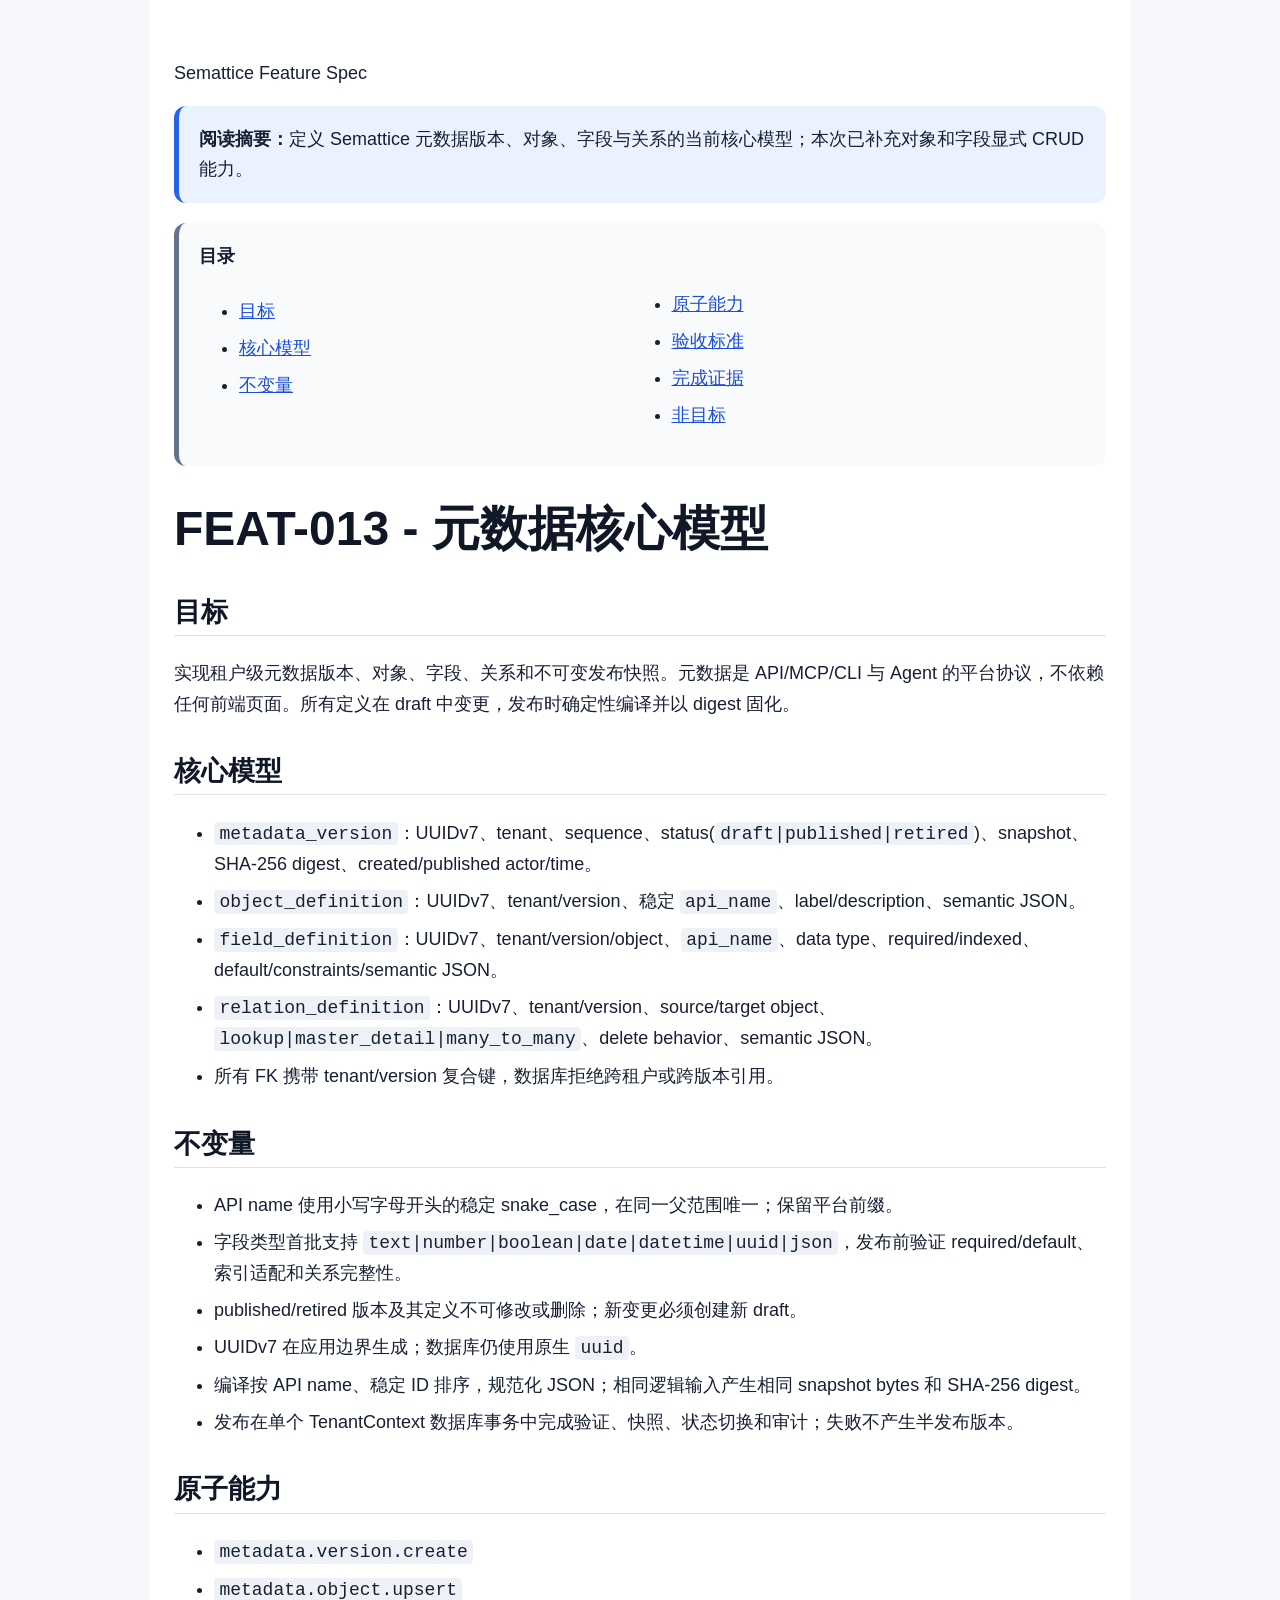
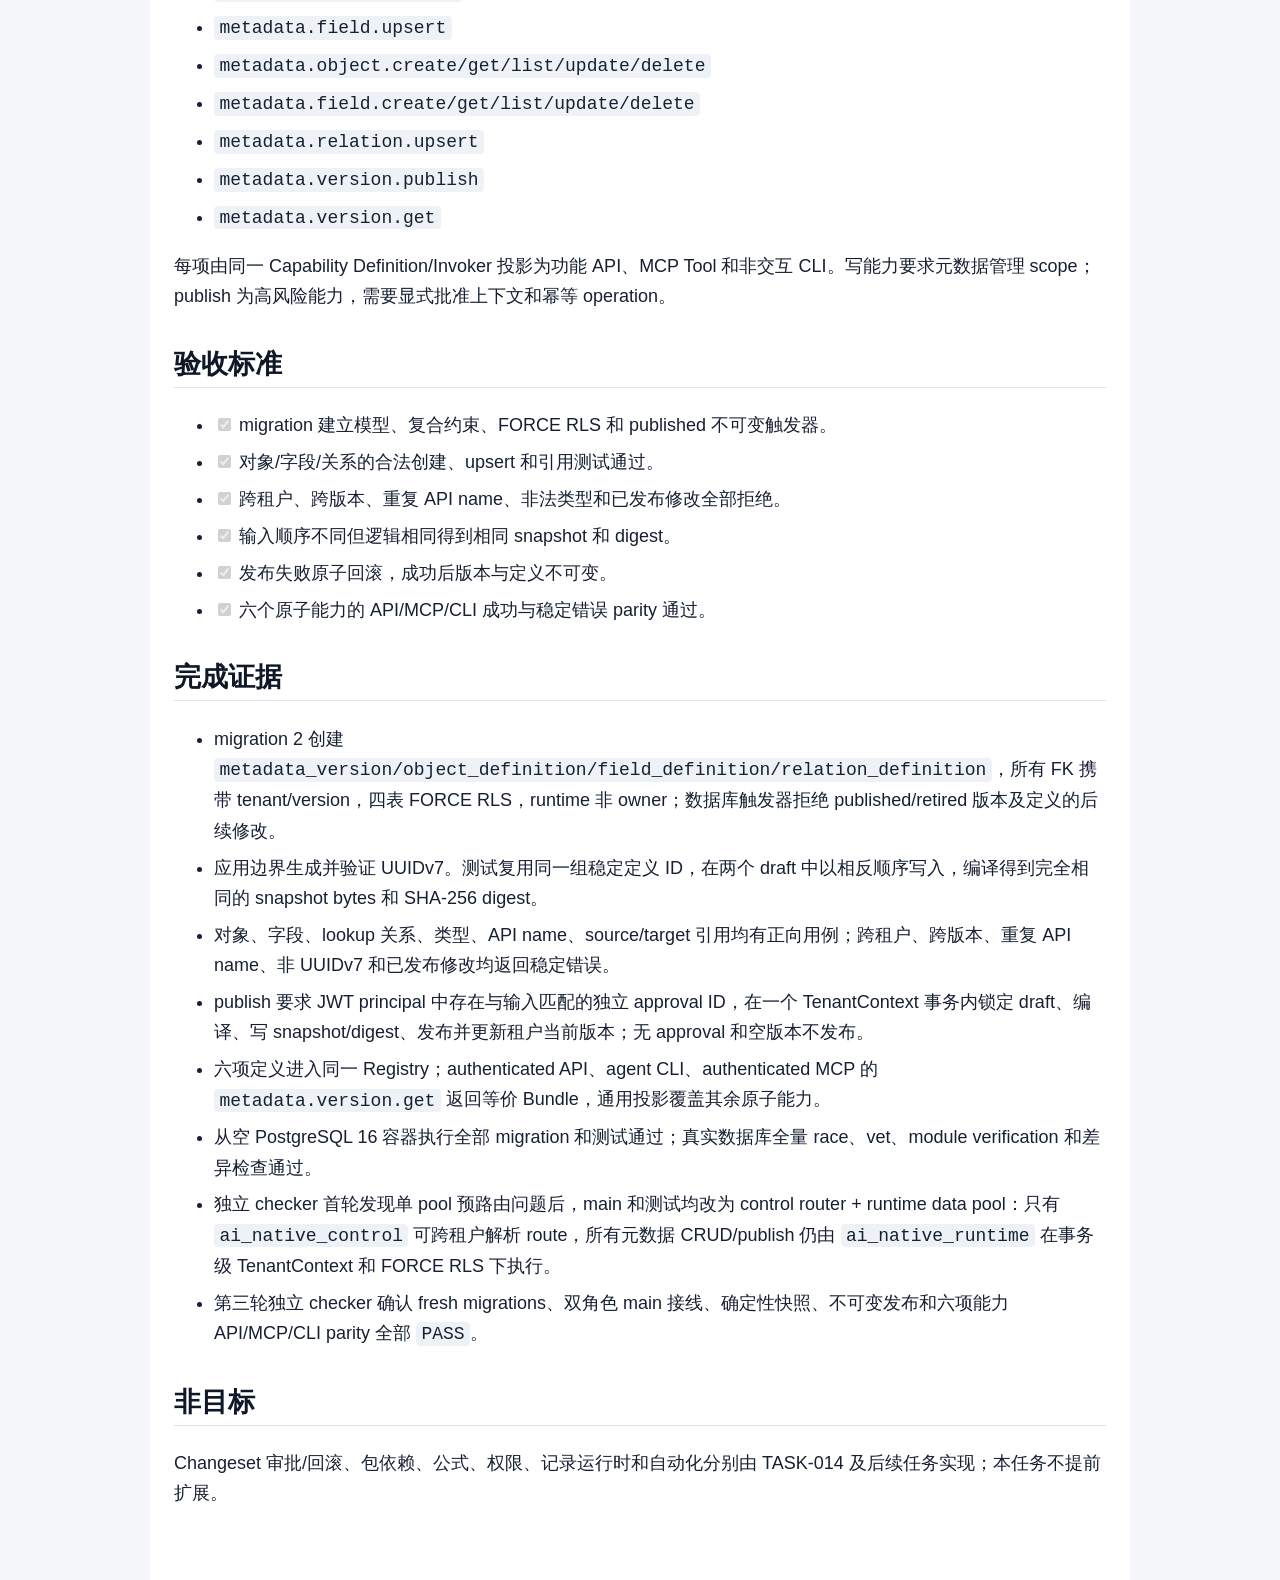
<file: docs/specs/FEAT-013-metadata-core-model.html>
<!doctype html>
<html lang="zh-CN"><head><meta charset="utf-8"><meta name="viewport" content="width=device-width,initial-scale=1"><title>FEAT-013 - 元数据核心模型</title><style>:root{font-family:-apple-system,BlinkMacSystemFont,"Segoe UI",sans-serif;color:#172033;background:#f5f7fb}*{box-sizing:border-box}html,body{overflow-x:hidden}body{margin:0;font-size:18px;line-height:1.68}main{width:100%;min-width:0;max-width:980px;margin:auto;padding:40px 24px 72px;background:#fff}h1,h2,h3{line-height:1.28;color:#101828;scroll-margin-top:20px}h1{font-size:clamp(2rem,5vw,3rem)}h2{margin-top:2.2rem;border-bottom:1px solid #dbe2ea;padding-bottom:.35rem}h3{margin-top:1.6rem}.summary,nav{padding:18px 20px;border-radius:12px;background:#eaf2ff;border-left:5px solid #2563eb}nav{margin:20px 0;background:#f8fafc;border-left-color:#64748b}nav ul{columns:2}a{color:#1d4ed8}code,pre{font-family:ui-monospace,SFMono-Regular,Menlo,monospace}code{overflow-wrap:anywhere;word-break:break-word;background:#eef2f7;padding:.1em .3em;border-radius:4px}pre{overflow:auto;padding:16px;border-radius:10px;color:#f8fafc;background:#111827}pre code{background:transparent;padding:0}table{width:100%;border-collapse:collapse;display:block;overflow-x:auto}th,td{border:1px solid #d8dee8;padding:9px 11px;text-align:left;vertical-align:top}th{background:#f1f5f9}.summary,nav,p,li{max-width:100%;overflow-wrap:anywhere;word-break:break-word}li{margin:.42rem 0}@media(max-width:640px){body{font-size:17px}main{padding:24px 18px 52px}nav ul{columns:1}}</style></head><body><main><header><p>Semattice Feature Spec</p><div class="summary"><strong>阅读摘要：</strong>定义 Semattice 元数据版本、对象、字段与关系的当前核心模型；本次已补充对象和字段显式 CRUD 能力。</div></header><nav aria-label="目录"><strong>目录</strong><ul><li><a href="#目标">目标</a></li>
<li><a href="#核心模型">核心模型</a></li>
<li><a href="#不变量">不变量</a></li>
<li><a href="#原子能力">原子能力</a></li>
<li><a href="#验收标准">验收标准</a></li>
<li><a href="#完成证据">完成证据</a></li>
<li><a href="#非目标">非目标</a></li></ul></nav><h1 id="feat-013-元数据核心模型">FEAT-013 - 元数据核心模型</h1>
<h2 id="目标">目标</h2>
<p>实现租户级元数据版本、对象、字段、关系和不可变发布快照。元数据是 API/MCP/CLI 与 Agent 的平台协议，不依赖任何前端页面。所有定义在 draft 中变更，发布时确定性编译并以 digest 固化。</p>
<h2 id="核心模型">核心模型</h2>
<ul>
<li><code>metadata_version</code>：UUIDv7、tenant、sequence、status(<code>draft|published|retired</code>)、snapshot、SHA-256 digest、created/published actor/time。</li>
<li><code>object_definition</code>：UUIDv7、tenant/version、稳定 <code>api_name</code>、label/description、semantic JSON。</li>
<li><code>field_definition</code>：UUIDv7、tenant/version/object、<code>api_name</code>、data type、required/indexed、default/constraints/semantic JSON。</li>
<li><code>relation_definition</code>：UUIDv7、tenant/version、source/target object、<code>lookup|master_detail|many_to_many</code>、delete behavior、semantic JSON。</li>
<li>所有 FK 携带 tenant/version 复合键，数据库拒绝跨租户或跨版本引用。</li>
</ul>
<h2 id="不变量">不变量</h2>
<ul>
<li>API name 使用小写字母开头的稳定 snake_case，在同一父范围唯一；保留平台前缀。</li>
<li>字段类型首批支持 <code>text|number|boolean|date|datetime|uuid|json</code>，发布前验证 required/default、索引适配和关系完整性。</li>
<li>published/retired 版本及其定义不可修改或删除；新变更必须创建新 draft。</li>
<li>UUIDv7 在应用边界生成；数据库仍使用原生 <code>uuid</code>。</li>
<li>编译按 API name、稳定 ID 排序，规范化 JSON；相同逻辑输入产生相同 snapshot bytes 和 SHA-256 digest。</li>
<li>发布在单个 TenantContext 数据库事务中完成验证、快照、状态切换和审计；失败不产生半发布版本。</li>
</ul>
<h2 id="原子能力">原子能力</h2>
<ul>
<li><code>metadata.version.create</code></li>
<li><code>metadata.object.upsert</code></li>
<li><code>metadata.field.upsert</code></li>
<li><code>metadata.object.create/get/list/update/delete</code></li>
<li><code>metadata.field.create/get/list/update/delete</code></li>
<li><code>metadata.relation.upsert</code></li>
<li><code>metadata.version.publish</code></li>
<li><code>metadata.version.get</code></li>
</ul>
<p>每项由同一 Capability Definition/Invoker 投影为功能 API、MCP Tool 和非交互 CLI。写能力要求元数据管理 scope；publish 为高风险能力，需要显式批准上下文和幂等 operation。</p>
<h2 id="验收标准">验收标准</h2>
<ul>
<li><input checked="" disabled="" type="checkbox"> migration 建立模型、复合约束、FORCE RLS 和 published 不可变触发器。</li>
<li><input checked="" disabled="" type="checkbox"> 对象/字段/关系的合法创建、upsert 和引用测试通过。</li>
<li><input checked="" disabled="" type="checkbox"> 跨租户、跨版本、重复 API name、非法类型和已发布修改全部拒绝。</li>
<li><input checked="" disabled="" type="checkbox"> 输入顺序不同但逻辑相同得到相同 snapshot 和 digest。</li>
<li><input checked="" disabled="" type="checkbox"> 发布失败原子回滚，成功后版本与定义不可变。</li>
<li><input checked="" disabled="" type="checkbox"> 六个原子能力的 API/MCP/CLI 成功与稳定错误 parity 通过。</li>
</ul>
<h2 id="完成证据">完成证据</h2>
<ul>
<li>migration 2 创建 <code>metadata_version/object_definition/field_definition/relation_definition</code>，所有 FK 携带 tenant/version，四表 FORCE RLS，runtime 非 owner；数据库触发器拒绝 published/retired 版本及定义的后续修改。</li>
<li>应用边界生成并验证 UUIDv7。测试复用同一组稳定定义 ID，在两个 draft 中以相反顺序写入，编译得到完全相同的 snapshot bytes 和 SHA-256 digest。</li>
<li>对象、字段、lookup 关系、类型、API name、source/target 引用均有正向用例；跨租户、跨版本、重复 API name、非 UUIDv7 和已发布修改均返回稳定错误。</li>
<li>publish 要求 JWT principal 中存在与输入匹配的独立 approval ID，在一个 TenantContext 事务内锁定 draft、编译、写 snapshot/digest、发布并更新租户当前版本；无 approval 和空版本不发布。</li>
<li>六项定义进入同一 Registry；authenticated API、agent CLI、authenticated MCP 的 <code>metadata.version.get</code> 返回等价 Bundle，通用投影覆盖其余原子能力。</li>
<li>从空 PostgreSQL 16 容器执行全部 migration 和测试通过；真实数据库全量 race、vet、module verification 和差异检查通过。</li>
<li>独立 checker 首轮发现单 pool 预路由问题后，main 和测试均改为 control router + runtime data pool：只有 <code>ai_native_control</code> 可跨租户解析 route，所有元数据 CRUD/publish 仍由 <code>ai_native_runtime</code> 在事务级 TenantContext 和 FORCE RLS 下执行。</li>
<li>第三轮独立 checker 确认 fresh migrations、双角色 main 接线、确定性快照、不可变发布和六项能力 API/MCP/CLI parity 全部 <code>PASS</code>。</li>
</ul>
<h2 id="非目标">非目标</h2>
<p>Changeset 审批/回滚、包依赖、公式、权限、记录运行时和自动化分别由 TASK-014 及后续任务实现；本任务不提前扩展。</p>
</main></body></html>
</file>
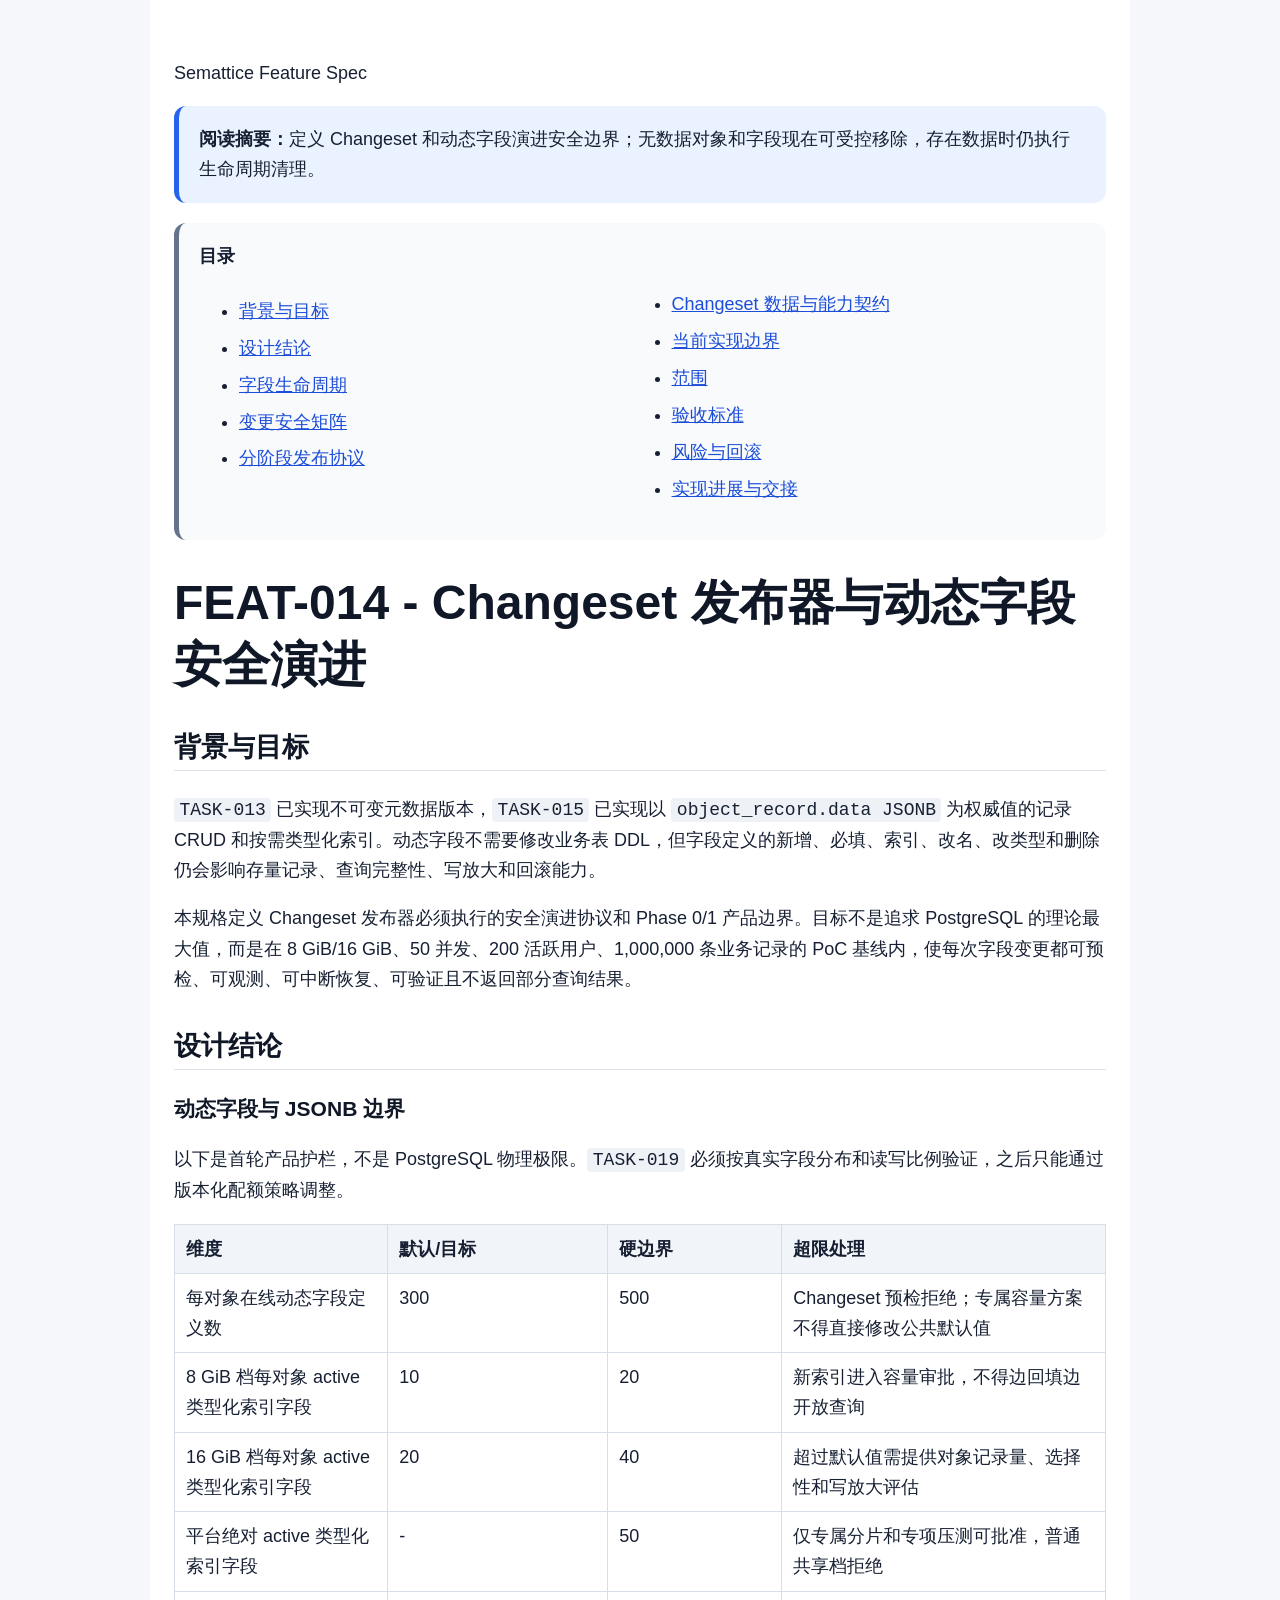
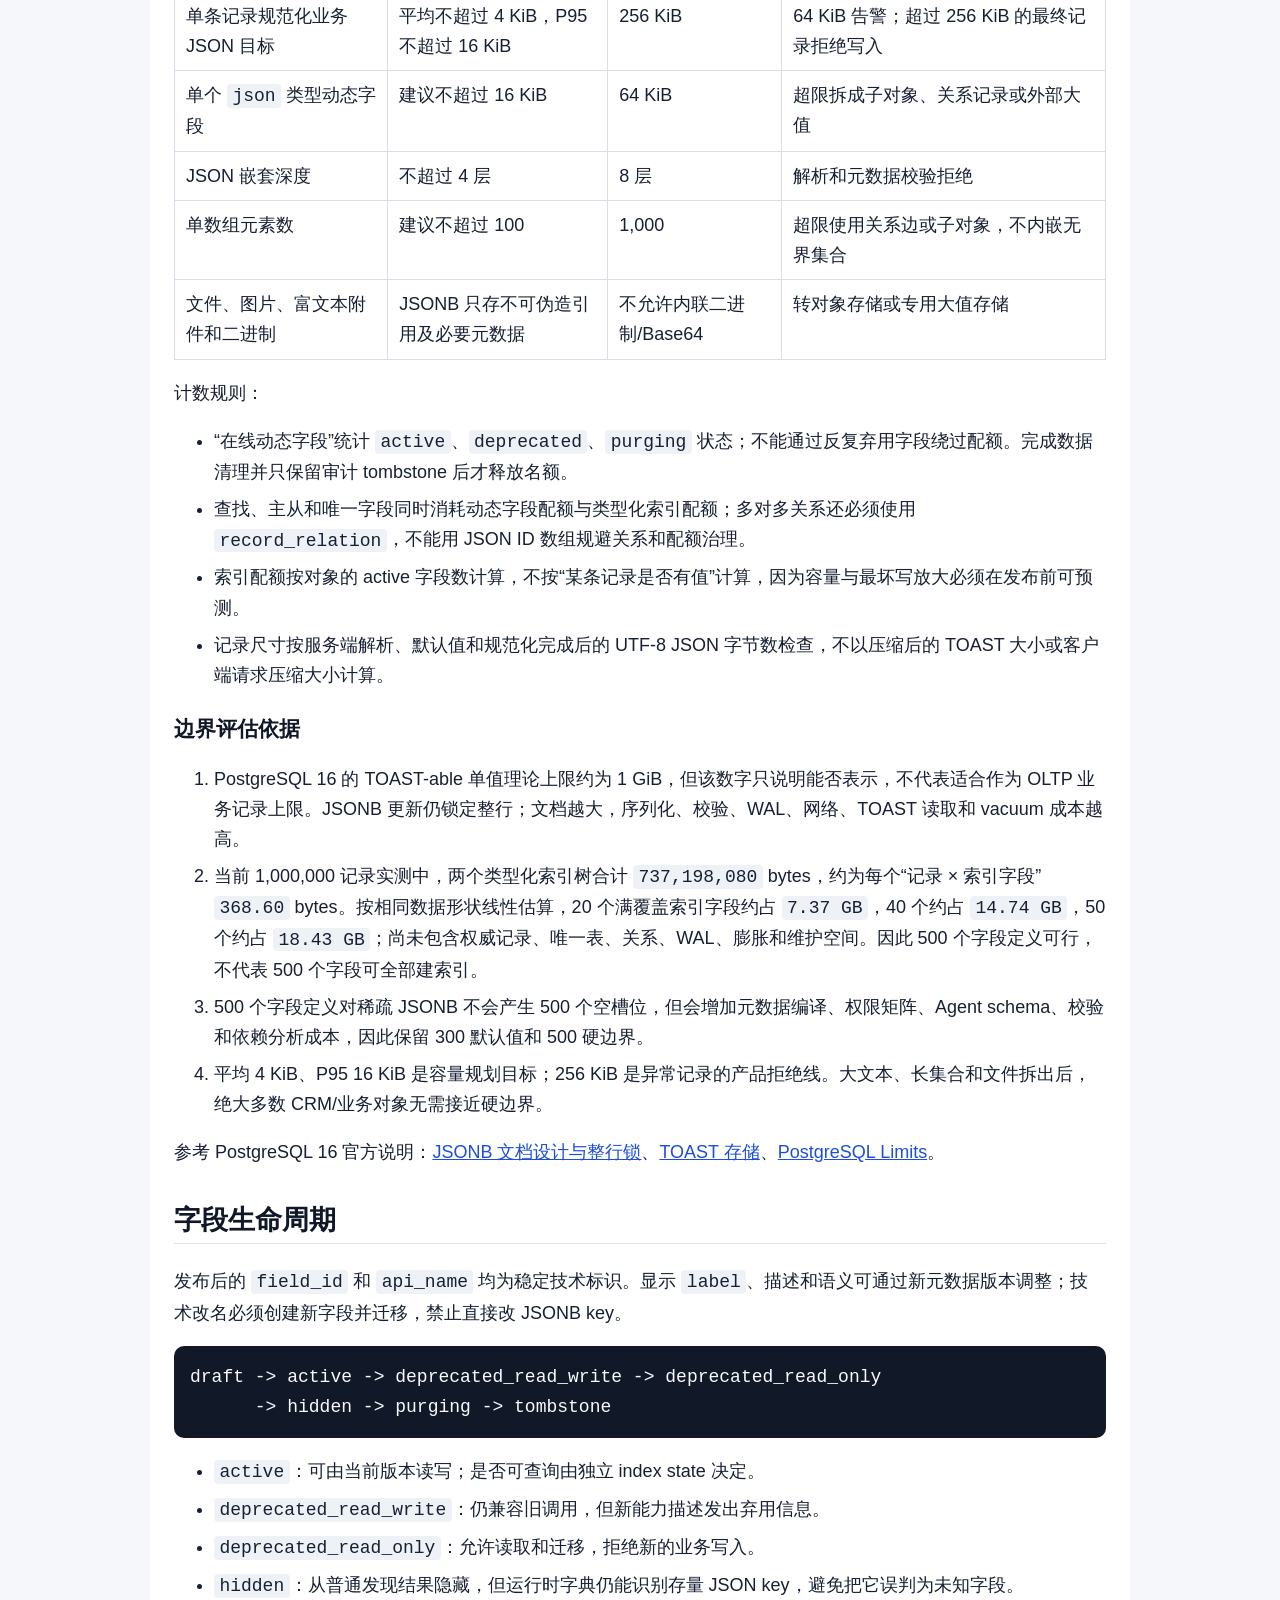
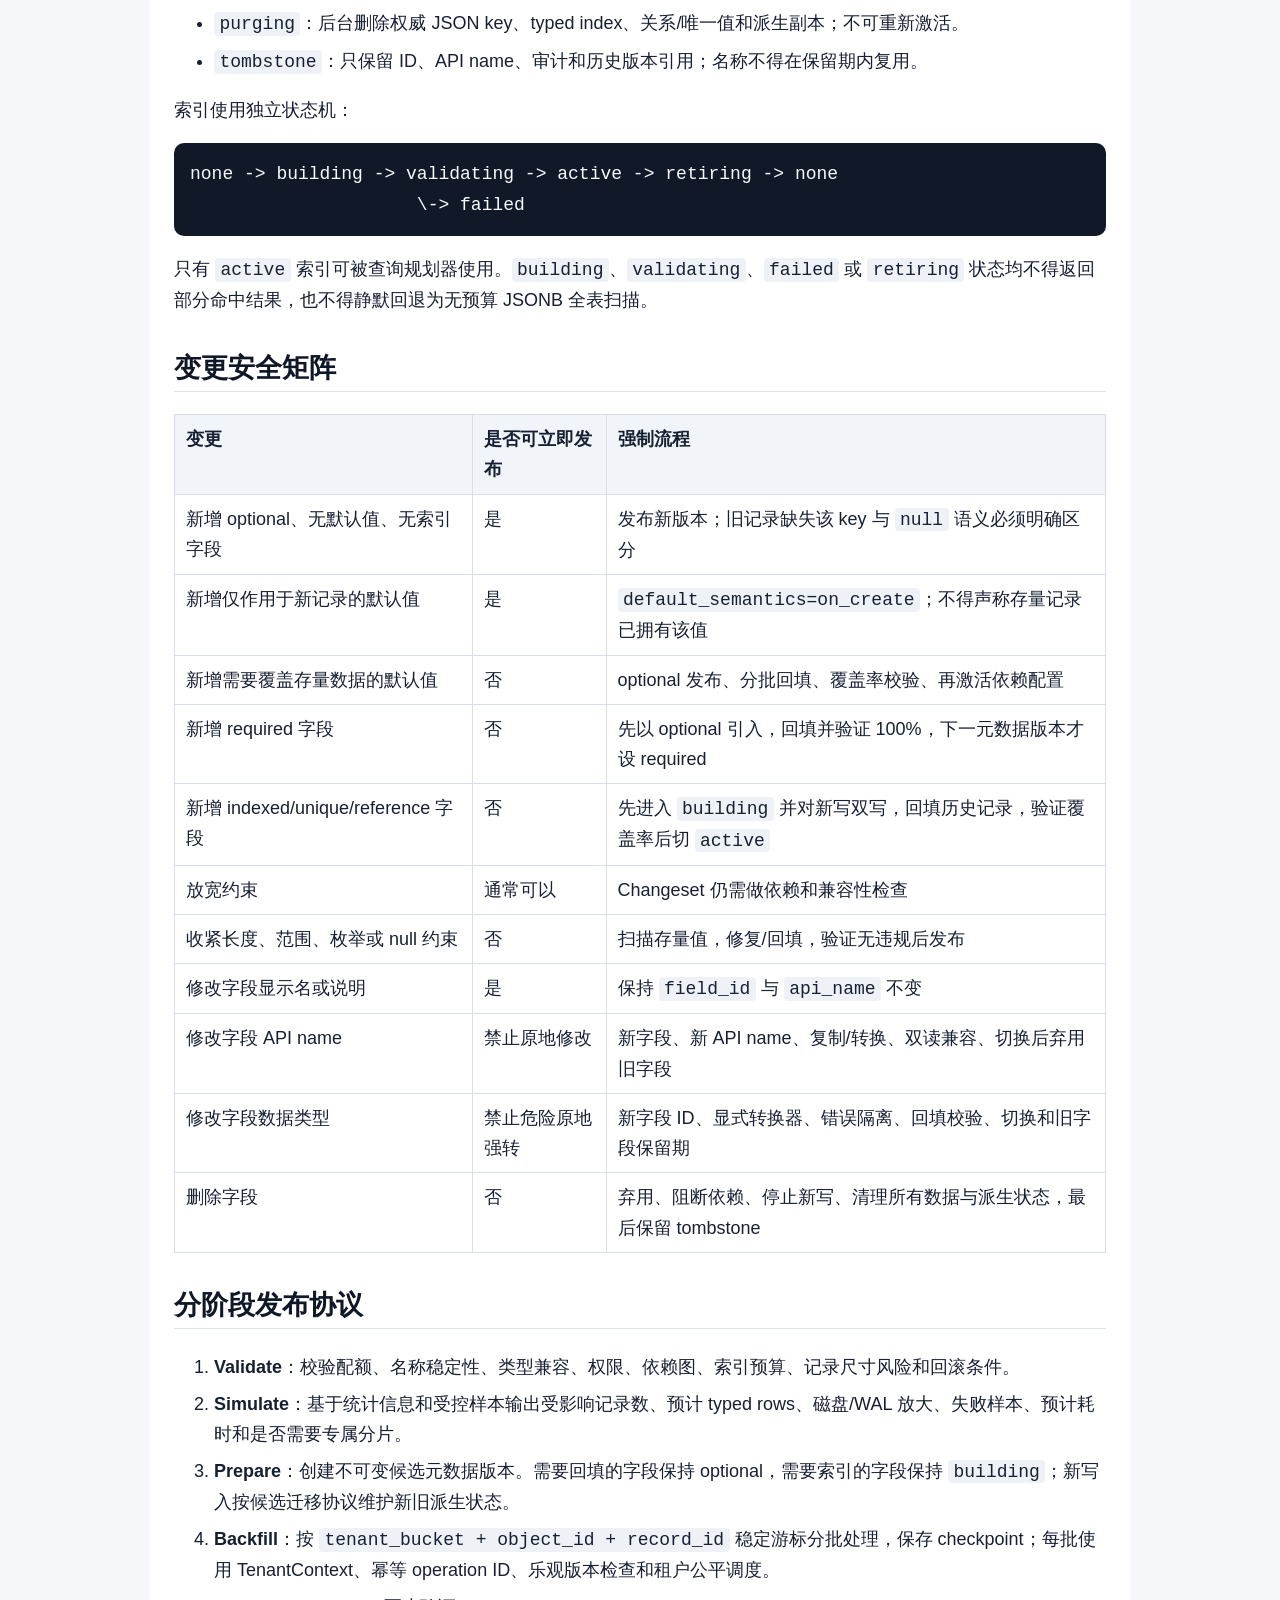
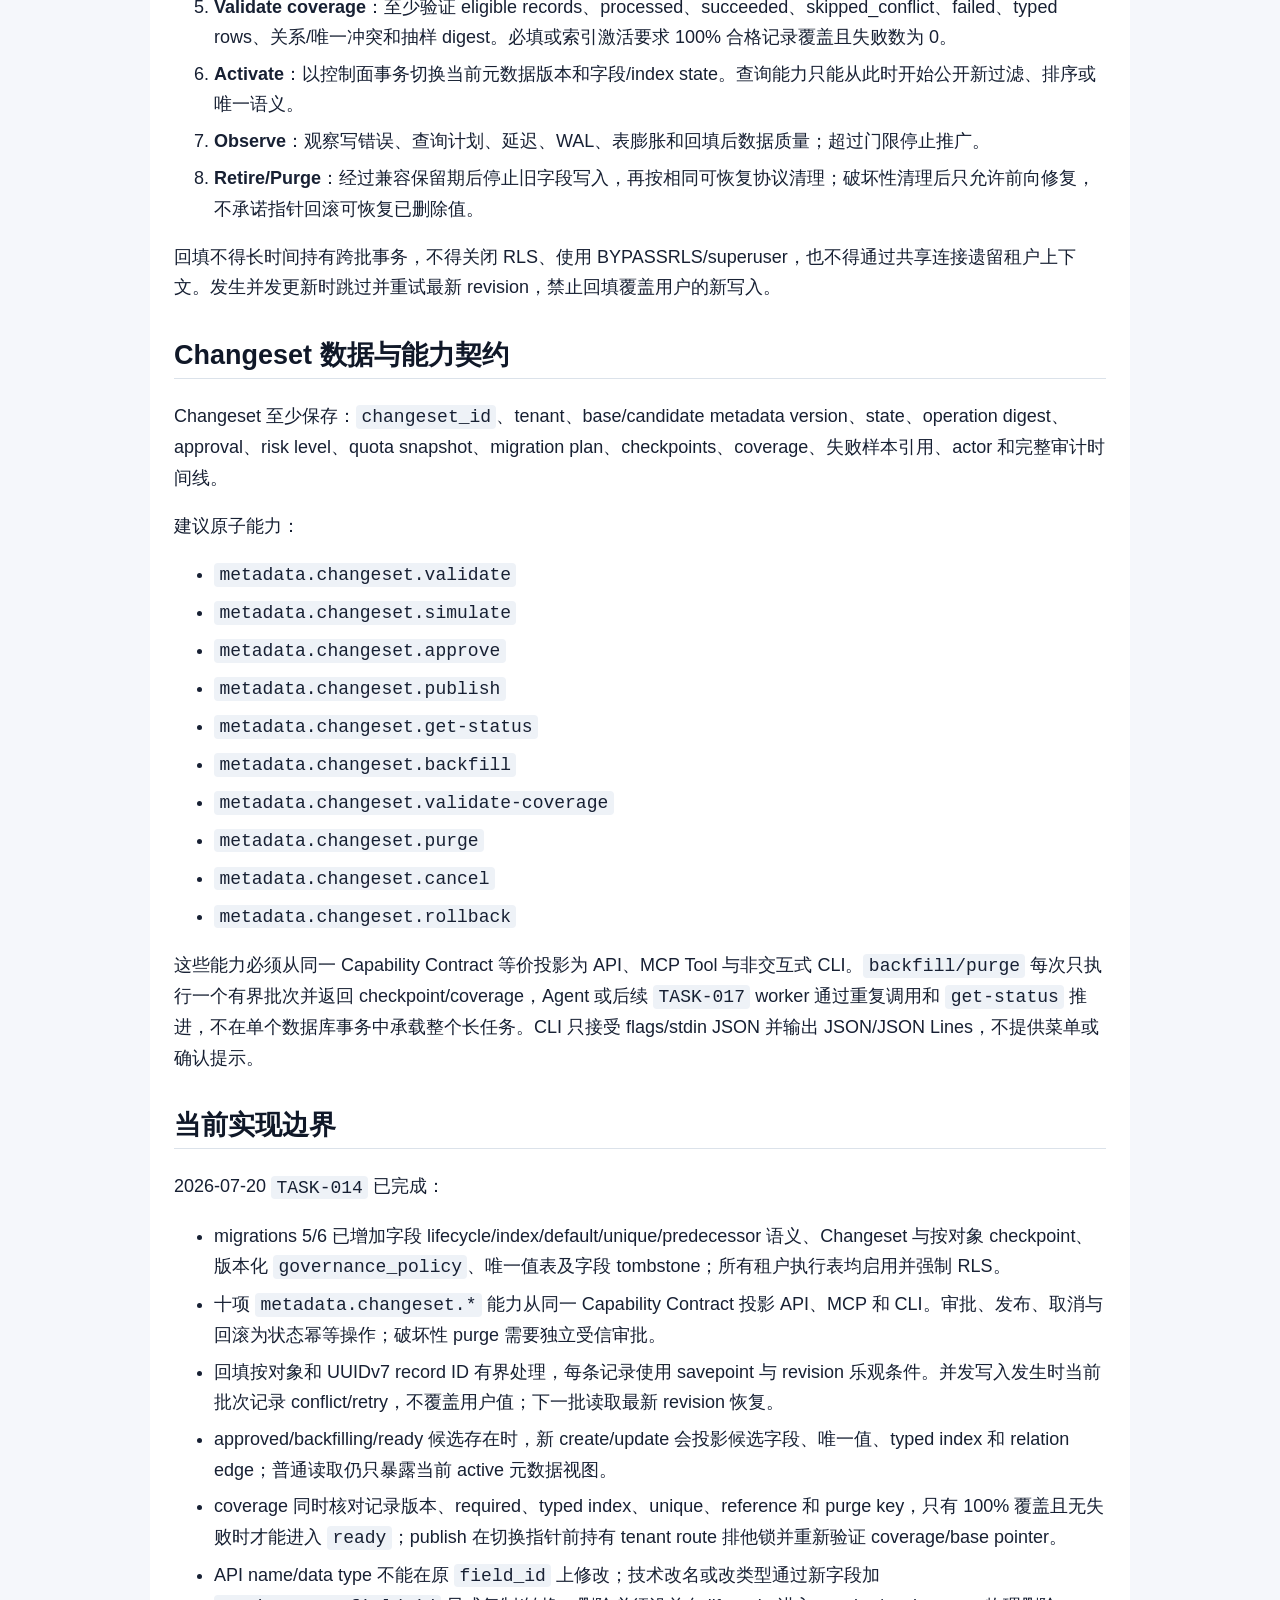
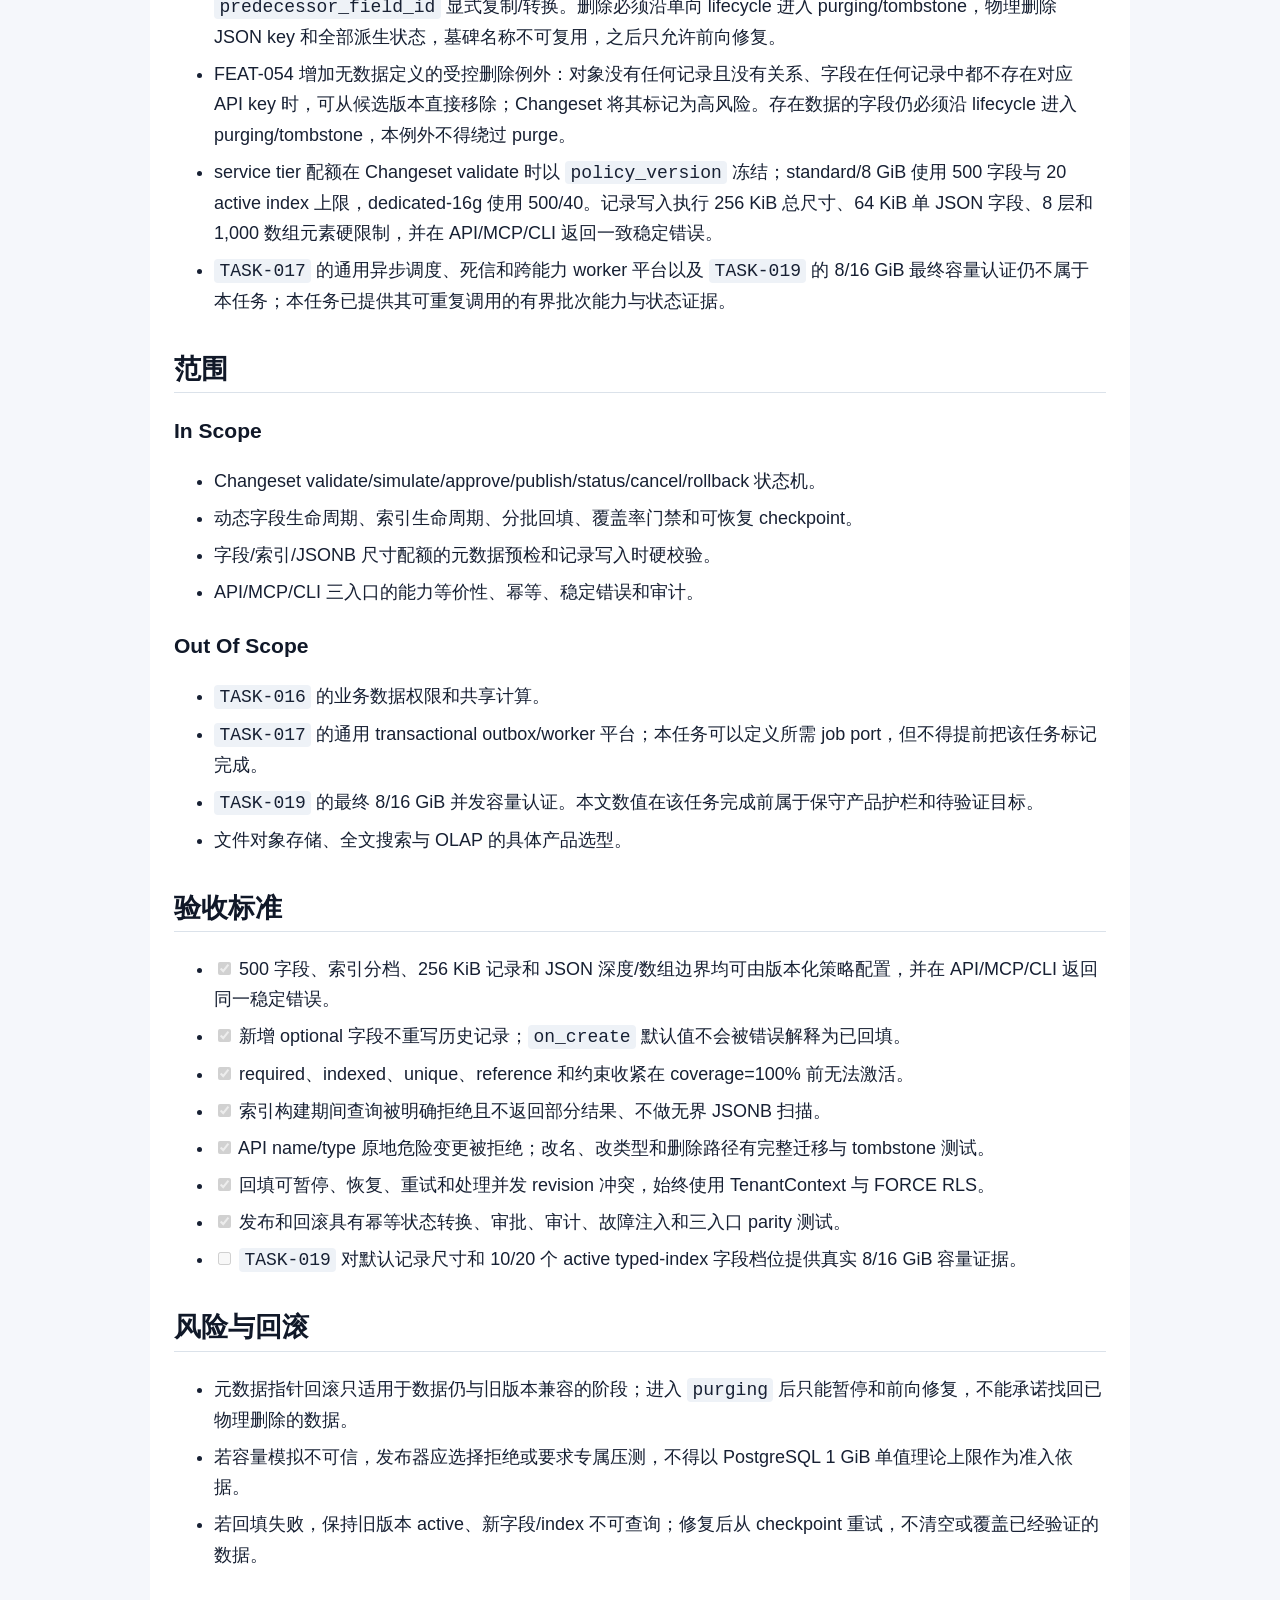
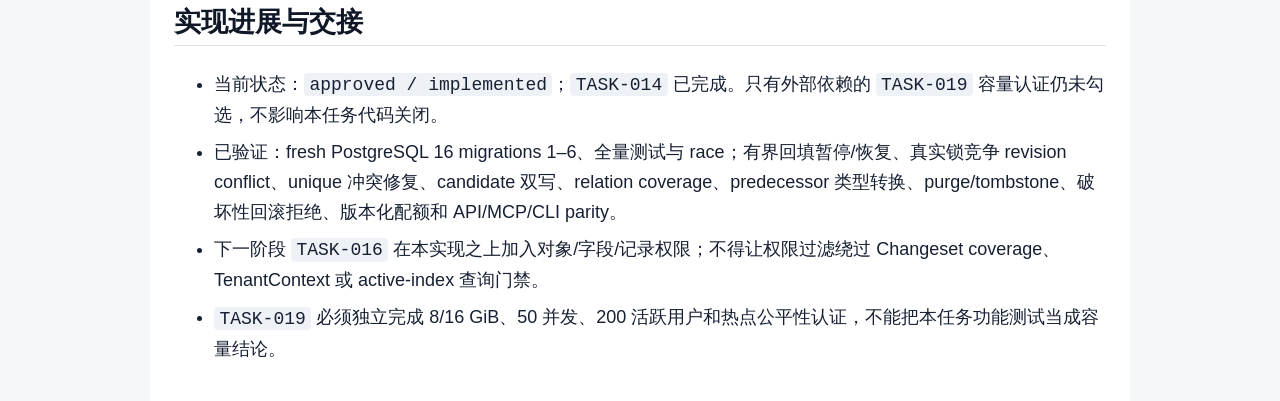
<file: docs/specs/FEAT-014-changeset-and-dynamic-field-evolution.html>
<!doctype html>
<html lang="zh-CN"><head><meta charset="utf-8"><meta name="viewport" content="width=device-width,initial-scale=1"><title>FEAT-014 - Changeset 发布器与动态字段安全演进</title><style>:root{font-family:-apple-system,BlinkMacSystemFont,"Segoe UI",sans-serif;color:#172033;background:#f5f7fb}*{box-sizing:border-box}html,body{overflow-x:hidden}body{margin:0;font-size:18px;line-height:1.68}main{width:100%;min-width:0;max-width:980px;margin:auto;padding:40px 24px 72px;background:#fff}h1,h2,h3{line-height:1.28;color:#101828;scroll-margin-top:20px}h1{font-size:clamp(2rem,5vw,3rem)}h2{margin-top:2.2rem;border-bottom:1px solid #dbe2ea;padding-bottom:.35rem}h3{margin-top:1.6rem}.summary,nav{padding:18px 20px;border-radius:12px;background:#eaf2ff;border-left:5px solid #2563eb}nav{margin:20px 0;background:#f8fafc;border-left-color:#64748b}nav ul{columns:2}a{color:#1d4ed8}code,pre{font-family:ui-monospace,SFMono-Regular,Menlo,monospace}code{overflow-wrap:anywhere;word-break:break-word;background:#eef2f7;padding:.1em .3em;border-radius:4px}pre{overflow:auto;padding:16px;border-radius:10px;color:#f8fafc;background:#111827}pre code{background:transparent;padding:0}table{width:100%;border-collapse:collapse;display:block;overflow-x:auto}th,td{border:1px solid #d8dee8;padding:9px 11px;text-align:left;vertical-align:top}th{background:#f1f5f9}.summary,nav,p,li{max-width:100%;overflow-wrap:anywhere;word-break:break-word}li{margin:.42rem 0}@media(max-width:640px){body{font-size:17px}main{padding:24px 18px 52px}nav ul{columns:1}}</style></head><body><main><header><p>Semattice Feature Spec</p><div class="summary"><strong>阅读摘要：</strong>定义 Changeset 和动态字段演进安全边界；无数据对象和字段现在可受控移除，存在数据时仍执行生命周期清理。</div></header><nav aria-label="目录"><strong>目录</strong><ul><li><a href="#背景与目标">背景与目标</a></li>
<li><a href="#设计结论">设计结论</a></li>
<li><a href="#字段生命周期">字段生命周期</a></li>
<li><a href="#变更安全矩阵">变更安全矩阵</a></li>
<li><a href="#分阶段发布协议">分阶段发布协议</a></li>
<li><a href="#changeset-数据与能力契约">Changeset 数据与能力契约</a></li>
<li><a href="#当前实现边界">当前实现边界</a></li>
<li><a href="#范围">范围</a></li>
<li><a href="#验收标准">验收标准</a></li>
<li><a href="#风险与回滚">风险与回滚</a></li>
<li><a href="#实现进展与交接">实现进展与交接</a></li></ul></nav><h1 id="feat-014-changeset-发布器与动态字段安全演进">FEAT-014 - Changeset 发布器与动态字段安全演进</h1>
<h2 id="背景与目标">背景与目标</h2>
<p><code>TASK-013</code> 已实现不可变元数据版本，<code>TASK-015</code> 已实现以 <code>object_record.data JSONB</code> 为权威值的记录 CRUD 和按需类型化索引。动态字段不需要修改业务表 DDL，但字段定义的新增、必填、索引、改名、改类型和删除仍会影响存量记录、查询完整性、写放大和回滚能力。</p>
<p>本规格定义 Changeset 发布器必须执行的安全演进协议和 Phase 0/1 产品边界。目标不是追求 PostgreSQL 的理论最大值，而是在 8 GiB/16 GiB、50 并发、200 活跃用户、1,000,000 条业务记录的 PoC 基线内，使每次字段变更都可预检、可观测、可中断恢复、可验证且不返回部分查询结果。</p>
<h2 id="设计结论">设计结论</h2>
<h3 id="动态字段与-jsonb-边界">动态字段与 JSONB 边界</h3>
<p>以下是首轮产品护栏，不是 PostgreSQL 物理极限。<code>TASK-019</code> 必须按真实字段分布和读写比例验证，之后只能通过版本化配额策略调整。</p>
<table>
<thead>
<tr>
<th>维度</th>
<th align="right">默认/目标</th>
<th align="right">硬边界</th>
<th>超限处理</th>
</tr>
</thead>
<tbody><tr>
<td>每对象在线动态字段定义数</td>
<td align="right">300</td>
<td align="right">500</td>
<td>Changeset 预检拒绝；专属容量方案不得直接修改公共默认值</td>
</tr>
<tr>
<td>8 GiB 档每对象 active 类型化索引字段</td>
<td align="right">10</td>
<td align="right">20</td>
<td>新索引进入容量审批，不得边回填边开放查询</td>
</tr>
<tr>
<td>16 GiB 档每对象 active 类型化索引字段</td>
<td align="right">20</td>
<td align="right">40</td>
<td>超过默认值需提供对象记录量、选择性和写放大评估</td>
</tr>
<tr>
<td>平台绝对 active 类型化索引字段</td>
<td align="right">-</td>
<td align="right">50</td>
<td>仅专属分片和专项压测可批准，普通共享档拒绝</td>
</tr>
<tr>
<td>单条记录规范化业务 JSON 目标</td>
<td align="right">平均不超过 4 KiB，P95 不超过 16 KiB</td>
<td align="right">256 KiB</td>
<td>64 KiB 告警；超过 256 KiB 的最终记录拒绝写入</td>
</tr>
<tr>
<td>单个 <code>json</code> 类型动态字段</td>
<td align="right">建议不超过 16 KiB</td>
<td align="right">64 KiB</td>
<td>超限拆成子对象、关系记录或外部大值</td>
</tr>
<tr>
<td>JSON 嵌套深度</td>
<td align="right">不超过 4 层</td>
<td align="right">8 层</td>
<td>解析和元数据校验拒绝</td>
</tr>
<tr>
<td>单数组元素数</td>
<td align="right">建议不超过 100</td>
<td align="right">1,000</td>
<td>超限使用关系边或子对象，不内嵌无界集合</td>
</tr>
<tr>
<td>文件、图片、富文本附件和二进制</td>
<td align="right">JSONB 只存不可伪造引用及必要元数据</td>
<td align="right">不允许内联二进制/Base64</td>
<td>转对象存储或专用大值存储</td>
</tr>
</tbody></table>
<p>计数规则：</p>
<ul>
<li>“在线动态字段”统计 <code>active</code>、<code>deprecated</code>、<code>purging</code> 状态；不能通过反复弃用字段绕过配额。完成数据清理并只保留审计 tombstone 后才释放名额。</li>
<li>查找、主从和唯一字段同时消耗动态字段配额与类型化索引配额；多对多关系还必须使用 <code>record_relation</code>，不能用 JSON ID 数组规避关系和配额治理。</li>
<li>索引配额按对象的 active 字段数计算，不按“某条记录是否有值”计算，因为容量与最坏写放大必须在发布前可预测。</li>
<li>记录尺寸按服务端解析、默认值和规范化完成后的 UTF-8 JSON 字节数检查，不以压缩后的 TOAST 大小或客户端请求压缩大小计算。</li>
</ul>
<h3 id="边界评估依据">边界评估依据</h3>
<ol>
<li>PostgreSQL 16 的 TOAST-able 单值理论上限约为 1 GiB，但该数字只说明能否表示，不代表适合作为 OLTP 业务记录上限。JSONB 更新仍锁定整行；文档越大，序列化、校验、WAL、网络、TOAST 读取和 vacuum 成本越高。</li>
<li>当前 1,000,000 记录实测中，两个类型化索引树合计 <code>737,198,080</code> bytes，约为每个“记录 × 索引字段” <code>368.60</code> bytes。按相同数据形状线性估算，20 个满覆盖索引字段约占 <code>7.37 GB</code>，40 个约占 <code>14.74 GB</code>，50 个约占 <code>18.43 GB</code>；尚未包含权威记录、唯一表、关系、WAL、膨胀和维护空间。因此 500 个字段定义可行，不代表 500 个字段可全部建索引。</li>
<li>500 个字段定义对稀疏 JSONB 不会产生 500 个空槽位，但会增加元数据编译、权限矩阵、Agent schema、校验和依赖分析成本，因此保留 300 默认值和 500 硬边界。</li>
<li>平均 4 KiB、P95 16 KiB 是容量规划目标；256 KiB 是异常记录的产品拒绝线。大文本、长集合和文件拆出后，绝大多数 CRM/业务对象无需接近硬边界。</li>
</ol>
<p>参考 PostgreSQL 16 官方说明：<a href="https://www.postgresql.org/docs/16/datatype-json.html#JSON-DOC-DESIGN">JSONB 文档设计与整行锁</a>、<a href="https://www.postgresql.org/docs/16/storage-toast.html">TOAST 存储</a>、<a href="https://www.postgresql.org/docs/16/limits.html">PostgreSQL Limits</a>。</p>
<h2 id="字段生命周期">字段生命周期</h2>
<p>发布后的 <code>field_id</code> 和 <code>api_name</code> 均为稳定技术标识。显示 <code>label</code>、描述和语义可通过新元数据版本调整；技术改名必须创建新字段并迁移，禁止直接改 JSONB key。</p>
<pre><code class="language-text">draft -&gt; active -&gt; deprecated_read_write -&gt; deprecated_read_only
      -&gt; hidden -&gt; purging -&gt; tombstone
</code></pre>
<ul>
<li><code>active</code>：可由当前版本读写；是否可查询由独立 index state 决定。</li>
<li><code>deprecated_read_write</code>：仍兼容旧调用，但新能力描述发出弃用信息。</li>
<li><code>deprecated_read_only</code>：允许读取和迁移，拒绝新的业务写入。</li>
<li><code>hidden</code>：从普通发现结果隐藏，但运行时字典仍能识别存量 JSON key，避免把它误判为未知字段。</li>
<li><code>purging</code>：后台删除权威 JSON key、typed index、关系/唯一值和派生副本；不可重新激活。</li>
<li><code>tombstone</code>：只保留 ID、API name、审计和历史版本引用；名称不得在保留期内复用。</li>
</ul>
<p>索引使用独立状态机：</p>
<pre><code class="language-text">none -&gt; building -&gt; validating -&gt; active -&gt; retiring -&gt; none
                     \-&gt; failed
</code></pre>
<p>只有 <code>active</code> 索引可被查询规划器使用。<code>building</code>、<code>validating</code>、<code>failed</code> 或 <code>retiring</code> 状态均不得返回部分命中结果，也不得静默回退为无预算 JSONB 全表扫描。</p>
<h2 id="变更安全矩阵">变更安全矩阵</h2>
<table>
<thead>
<tr>
<th>变更</th>
<th>是否可立即发布</th>
<th>强制流程</th>
</tr>
</thead>
<tbody><tr>
<td>新增 optional、无默认值、无索引字段</td>
<td>是</td>
<td>发布新版本；旧记录缺失该 key 与 <code>null</code> 语义必须明确区分</td>
</tr>
<tr>
<td>新增仅作用于新记录的默认值</td>
<td>是</td>
<td><code>default_semantics=on_create</code>；不得声称存量记录已拥有该值</td>
</tr>
<tr>
<td>新增需要覆盖存量数据的默认值</td>
<td>否</td>
<td>optional 发布、分批回填、覆盖率校验、再激活依赖配置</td>
</tr>
<tr>
<td>新增 required 字段</td>
<td>否</td>
<td>先以 optional 引入，回填并验证 100%，下一元数据版本才设 required</td>
</tr>
<tr>
<td>新增 indexed/unique/reference 字段</td>
<td>否</td>
<td>先进入 <code>building</code> 并对新写双写，回填历史记录，验证覆盖率后切 <code>active</code></td>
</tr>
<tr>
<td>放宽约束</td>
<td>通常可以</td>
<td>Changeset 仍需做依赖和兼容性检查</td>
</tr>
<tr>
<td>收紧长度、范围、枚举或 null 约束</td>
<td>否</td>
<td>扫描存量值，修复/回填，验证无违规后发布</td>
</tr>
<tr>
<td>修改字段显示名或说明</td>
<td>是</td>
<td>保持 <code>field_id</code> 与 <code>api_name</code> 不变</td>
</tr>
<tr>
<td>修改字段 API name</td>
<td>禁止原地修改</td>
<td>新字段、新 API name、复制/转换、双读兼容、切换后弃用旧字段</td>
</tr>
<tr>
<td>修改字段数据类型</td>
<td>禁止危险原地强转</td>
<td>新字段 ID、显式转换器、错误隔离、回填校验、切换和旧字段保留期</td>
</tr>
<tr>
<td>删除字段</td>
<td>否</td>
<td>弃用、阻断依赖、停止新写、清理所有数据与派生状态，最后保留 tombstone</td>
</tr>
</tbody></table>
<h2 id="分阶段发布协议">分阶段发布协议</h2>
<ol>
<li><strong>Validate</strong>：校验配额、名称稳定性、类型兼容、权限、依赖图、索引预算、记录尺寸风险和回滚条件。</li>
<li><strong>Simulate</strong>：基于统计信息和受控样本输出受影响记录数、预计 typed rows、磁盘/WAL 放大、失败样本、预计耗时和是否需要专属分片。</li>
<li><strong>Prepare</strong>：创建不可变候选元数据版本。需要回填的字段保持 optional，需要索引的字段保持 <code>building</code>；新写入按候选迁移协议维护新旧派生状态。</li>
<li><strong>Backfill</strong>：按 <code>tenant_bucket + object_id + record_id</code> 稳定游标分批处理，保存 checkpoint；每批使用 TenantContext、幂等 operation ID、乐观版本检查和租户公平调度。</li>
<li><strong>Validate coverage</strong>：至少验证 eligible records、processed、succeeded、skipped_conflict、failed、typed rows、关系/唯一冲突和抽样 digest。必填或索引激活要求 100% 合格记录覆盖且失败数为 0。</li>
<li><strong>Activate</strong>：以控制面事务切换当前元数据版本和字段/index state。查询能力只能从此时开始公开新过滤、排序或唯一语义。</li>
<li><strong>Observe</strong>：观察写错误、查询计划、延迟、WAL、表膨胀和回填后数据质量；超过门限停止推广。</li>
<li><strong>Retire/Purge</strong>：经过兼容保留期后停止旧字段写入，再按相同可恢复协议清理；破坏性清理后只允许前向修复，不承诺指针回滚可恢复已删除值。</li>
</ol>
<p>回填不得长时间持有跨批事务，不得关闭 RLS、使用 BYPASSRLS/superuser，也不得通过共享连接遗留租户上下文。发生并发更新时跳过并重试最新 revision，禁止回填覆盖用户的新写入。</p>
<h2 id="changeset-数据与能力契约">Changeset 数据与能力契约</h2>
<p>Changeset 至少保存：<code>changeset_id</code>、tenant、base/candidate metadata version、state、operation digest、approval、risk level、quota snapshot、migration plan、checkpoints、coverage、失败样本引用、actor 和完整审计时间线。</p>
<p>建议原子能力：</p>
<ul>
<li><code>metadata.changeset.validate</code></li>
<li><code>metadata.changeset.simulate</code></li>
<li><code>metadata.changeset.approve</code></li>
<li><code>metadata.changeset.publish</code></li>
<li><code>metadata.changeset.get-status</code></li>
<li><code>metadata.changeset.backfill</code></li>
<li><code>metadata.changeset.validate-coverage</code></li>
<li><code>metadata.changeset.purge</code></li>
<li><code>metadata.changeset.cancel</code></li>
<li><code>metadata.changeset.rollback</code></li>
</ul>
<p>这些能力必须从同一 Capability Contract 等价投影为 API、MCP Tool 与非交互式 CLI。<code>backfill/purge</code> 每次只执行一个有界批次并返回 checkpoint/coverage，Agent 或后续 <code>TASK-017</code> worker 通过重复调用和 <code>get-status</code> 推进，不在单个数据库事务中承载整个长任务。CLI 只接受 flags/stdin JSON 并输出 JSON/JSON Lines，不提供菜单或确认提示。</p>
<h2 id="当前实现边界">当前实现边界</h2>
<p>2026-07-20 <code>TASK-014</code> 已完成：</p>
<ul>
<li>migrations 5/6 已增加字段 lifecycle/index/default/unique/predecessor 语义、Changeset 与按对象 checkpoint、版本化 <code>governance_policy</code>、唯一值表及字段 tombstone；所有租户执行表均启用并强制 RLS。</li>
<li>十项 <code>metadata.changeset.*</code> 能力从同一 Capability Contract 投影 API、MCP 和 CLI。审批、发布、取消与回滚为状态幂等操作；破坏性 purge 需要独立受信审批。</li>
<li>回填按对象和 UUIDv7 record ID 有界处理，每条记录使用 savepoint 与 revision 乐观条件。并发写入发生时当前批次记录 conflict/retry，不覆盖用户值；下一批读取最新 revision 恢复。</li>
<li>approved/backfilling/ready 候选存在时，新 create/update 会投影候选字段、唯一值、typed index 和 relation edge；普通读取仍只暴露当前 active 元数据视图。</li>
<li>coverage 同时核对记录版本、required、typed index、unique、reference 和 purge key，只有 100% 覆盖且无失败时才能进入 <code>ready</code>；publish 在切换指针前持有 tenant route 排他锁并重新验证 coverage/base pointer。</li>
<li>API name/data type 不能在原 <code>field_id</code> 上修改；技术改名或改类型通过新字段加 <code>predecessor_field_id</code> 显式复制/转换。删除必须沿单向 lifecycle 进入 purging/tombstone，物理删除 JSON key 和全部派生状态，墓碑名称不可复用，之后只允许前向修复。</li>
<li>FEAT-054 增加无数据定义的受控删除例外：对象没有任何记录且没有关系、字段在任何记录中都不存在对应 API key 时，可从候选版本直接移除；Changeset 将其标记为高风险。存在数据的字段仍必须沿 lifecycle 进入 purging/tombstone，本例外不得绕过 purge。</li>
<li>service tier 配额在 Changeset validate 时以 <code>policy_version</code> 冻结；standard/8 GiB 使用 500 字段与 20 active index 上限，dedicated-16g 使用 500/40。记录写入执行 256 KiB 总尺寸、64 KiB 单 JSON 字段、8 层和 1,000 数组元素硬限制，并在 API/MCP/CLI 返回一致稳定错误。</li>
<li><code>TASK-017</code> 的通用异步调度、死信和跨能力 worker 平台以及 <code>TASK-019</code> 的 8/16 GiB 最终容量认证仍不属于本任务；本任务已提供其可重复调用的有界批次能力与状态证据。</li>
</ul>
<h2 id="范围">范围</h2>
<h3 id="in-scope">In Scope</h3>
<ul>
<li>Changeset validate/simulate/approve/publish/status/cancel/rollback 状态机。</li>
<li>动态字段生命周期、索引生命周期、分批回填、覆盖率门禁和可恢复 checkpoint。</li>
<li>字段/索引/JSONB 尺寸配额的元数据预检和记录写入时硬校验。</li>
<li>API/MCP/CLI 三入口的能力等价性、幂等、稳定错误和审计。</li>
</ul>
<h3 id="out-of-scope">Out Of Scope</h3>
<ul>
<li><code>TASK-016</code> 的业务数据权限和共享计算。</li>
<li><code>TASK-017</code> 的通用 transactional outbox/worker 平台；本任务可以定义所需 job port，但不得提前把该任务标记完成。</li>
<li><code>TASK-019</code> 的最终 8/16 GiB 并发容量认证。本文数值在该任务完成前属于保守产品护栏和待验证目标。</li>
<li>文件对象存储、全文搜索与 OLAP 的具体产品选型。</li>
</ul>
<h2 id="验收标准">验收标准</h2>
<ul>
<li><input checked="" disabled="" type="checkbox"> 500 字段、索引分档、256 KiB 记录和 JSON 深度/数组边界均可由版本化策略配置，并在 API/MCP/CLI 返回同一稳定错误。</li>
<li><input checked="" disabled="" type="checkbox"> 新增 optional 字段不重写历史记录；<code>on_create</code> 默认值不会被错误解释为已回填。</li>
<li><input checked="" disabled="" type="checkbox"> required、indexed、unique、reference 和约束收紧在 coverage=100% 前无法激活。</li>
<li><input checked="" disabled="" type="checkbox"> 索引构建期间查询被明确拒绝且不返回部分结果、不做无界 JSONB 扫描。</li>
<li><input checked="" disabled="" type="checkbox"> API name/type 原地危险变更被拒绝；改名、改类型和删除路径有完整迁移与 tombstone 测试。</li>
<li><input checked="" disabled="" type="checkbox"> 回填可暂停、恢复、重试和处理并发 revision 冲突，始终使用 TenantContext 与 FORCE RLS。</li>
<li><input checked="" disabled="" type="checkbox"> 发布和回滚具有幂等状态转换、审批、审计、故障注入和三入口 parity 测试。</li>
<li><input disabled="" type="checkbox"> <code>TASK-019</code> 对默认记录尺寸和 10/20 个 active typed-index 字段档位提供真实 8/16 GiB 容量证据。</li>
</ul>
<h2 id="风险与回滚">风险与回滚</h2>
<ul>
<li>元数据指针回滚只适用于数据仍与旧版本兼容的阶段；进入 <code>purging</code> 后只能暂停和前向修复，不能承诺找回已物理删除的数据。</li>
<li>若容量模拟不可信，发布器应选择拒绝或要求专属压测，不得以 PostgreSQL 1 GiB 单值理论上限作为准入依据。</li>
<li>若回填失败，保持旧版本 active、新字段/index 不可查询；修复后从 checkpoint 重试，不清空或覆盖已经验证的数据。</li>
</ul>
<h2 id="实现进展与交接">实现进展与交接</h2>
<ul>
<li>当前状态：<code>approved / implemented</code>；<code>TASK-014</code> 已完成。只有外部依赖的 <code>TASK-019</code> 容量认证仍未勾选，不影响本任务代码关闭。</li>
<li>已验证：fresh PostgreSQL 16 migrations 1–6、全量测试与 race；有界回填暂停/恢复、真实锁竞争 revision conflict、unique 冲突修复、candidate 双写、relation coverage、predecessor 类型转换、purge/tombstone、破坏性回滚拒绝、版本化配额和 API/MCP/CLI parity。</li>
<li>下一阶段 <code>TASK-016</code> 在本实现之上加入对象/字段/记录权限；不得让权限过滤绕过 Changeset coverage、TenantContext 或 active-index 查询门禁。</li>
<li><code>TASK-019</code> 必须独立完成 8/16 GiB、50 并发、200 活跃用户和热点公平性认证，不能把本任务功能测试当成容量结论。</li>
</ul>
</main></body></html>
</file>
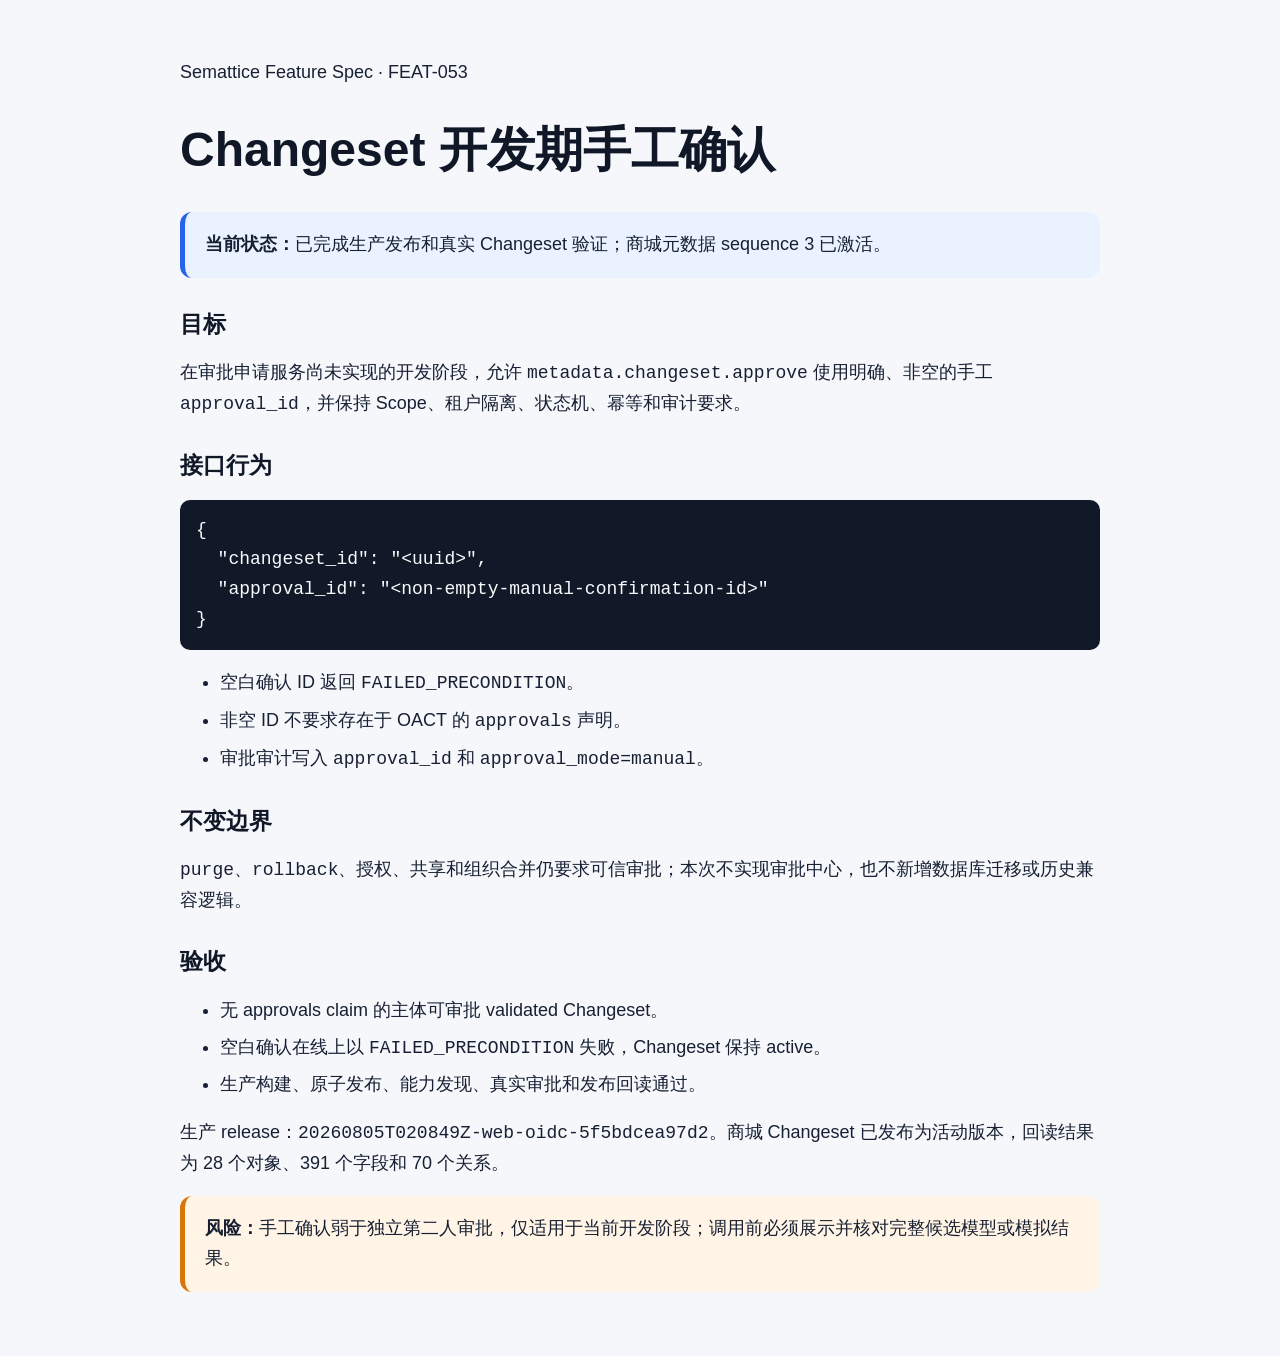
<file: docs/specs/FEAT-053-manual-changeset-approval-confirmation.html>
<!doctype html>
<html lang="zh-CN">
<head>
  <meta charset="utf-8">
  <meta name="viewport" content="width=device-width,initial-scale=1">
  <title>FEAT-053 - Changeset 开发期手工确认</title>
  <style>
    :root { color-scheme: light; font-family: -apple-system, BlinkMacSystemFont, "Segoe UI", sans-serif; color: #172033; background: #f5f7fb; }
    body { margin: 0; font-size: 18px; line-height: 1.65; }
    main { max-width: 920px; margin: 0 auto; padding: 40px 24px 64px; }
    h1, h2 { line-height: 1.25; color: #101828; }
    h1 { font-size: clamp(2rem, 5vw, 3rem); }
    h2 { margin-top: 2rem; font-size: 1.45rem; }
    .summary, .risk { padding: 18px 20px; border-radius: 12px; background: #eaf2ff; border-left: 5px solid #2563eb; }
    .risk { background: #fff4e5; border-left-color: #d97706; }
    code, pre { font-family: ui-monospace, SFMono-Regular, Menlo, monospace; }
    pre { overflow-x: auto; padding: 16px; border-radius: 10px; color: #f8fafc; background: #111827; }
    li { margin: 0.45rem 0; }
    @media (max-width: 600px) { body { font-size: 17px; } main { padding: 24px 18px 48px; } }
  </style>
</head>
<body>
<main>
  <header>
    <p>Semattice Feature Spec · FEAT-053</p>
    <h1>Changeset 开发期手工确认</h1>
    <div class="summary"><strong>当前状态：</strong>已完成生产发布和真实 Changeset 验证；商城元数据 sequence 3 已激活。</div>
  </header>
  <section>
    <h2>目标</h2>
    <p>在审批申请服务尚未实现的开发阶段，允许 <code>metadata.changeset.approve</code> 使用明确、非空的手工 <code>approval_id</code>，并保持 Scope、租户隔离、状态机、幂等和审计要求。</p>
  </section>
  <section>
    <h2>接口行为</h2>
    <pre><code>{
  "changeset_id": "&lt;uuid&gt;",
  "approval_id": "&lt;non-empty-manual-confirmation-id&gt;"
}</code></pre>
    <ul>
      <li>空白确认 ID 返回 <code>FAILED_PRECONDITION</code>。</li>
      <li>非空 ID 不要求存在于 OACT 的 <code>approvals</code> 声明。</li>
      <li>审批审计写入 <code>approval_id</code> 和 <code>approval_mode=manual</code>。</li>
    </ul>
  </section>
  <section>
    <h2>不变边界</h2>
    <p><code>purge</code>、<code>rollback</code>、授权、共享和组织合并仍要求可信审批；本次不实现审批中心，也不新增数据库迁移或历史兼容逻辑。</p>
  </section>
  <section>
    <h2>验收</h2>
    <ul>
      <li>无 approvals claim 的主体可审批 validated Changeset。</li>
      <li>空白确认在线上以 <code>FAILED_PRECONDITION</code> 失败，Changeset 保持 active。</li>
      <li>生产构建、原子发布、能力发现、真实审批和发布回读通过。</li>
    </ul>
    <p>生产 release：<code>20260805T020849Z-web-oidc-5f5bdcea97d2</code>。商城 Changeset 已发布为活动版本，回读结果为 28 个对象、391 个字段和 70 个关系。</p>
  </section>
  <aside class="risk"><strong>风险：</strong>手工确认弱于独立第二人审批，仅适用于当前开发阶段；调用前必须展示并核对完整候选模型或模拟结果。</aside>
</main>
</body>
</html>
</file>
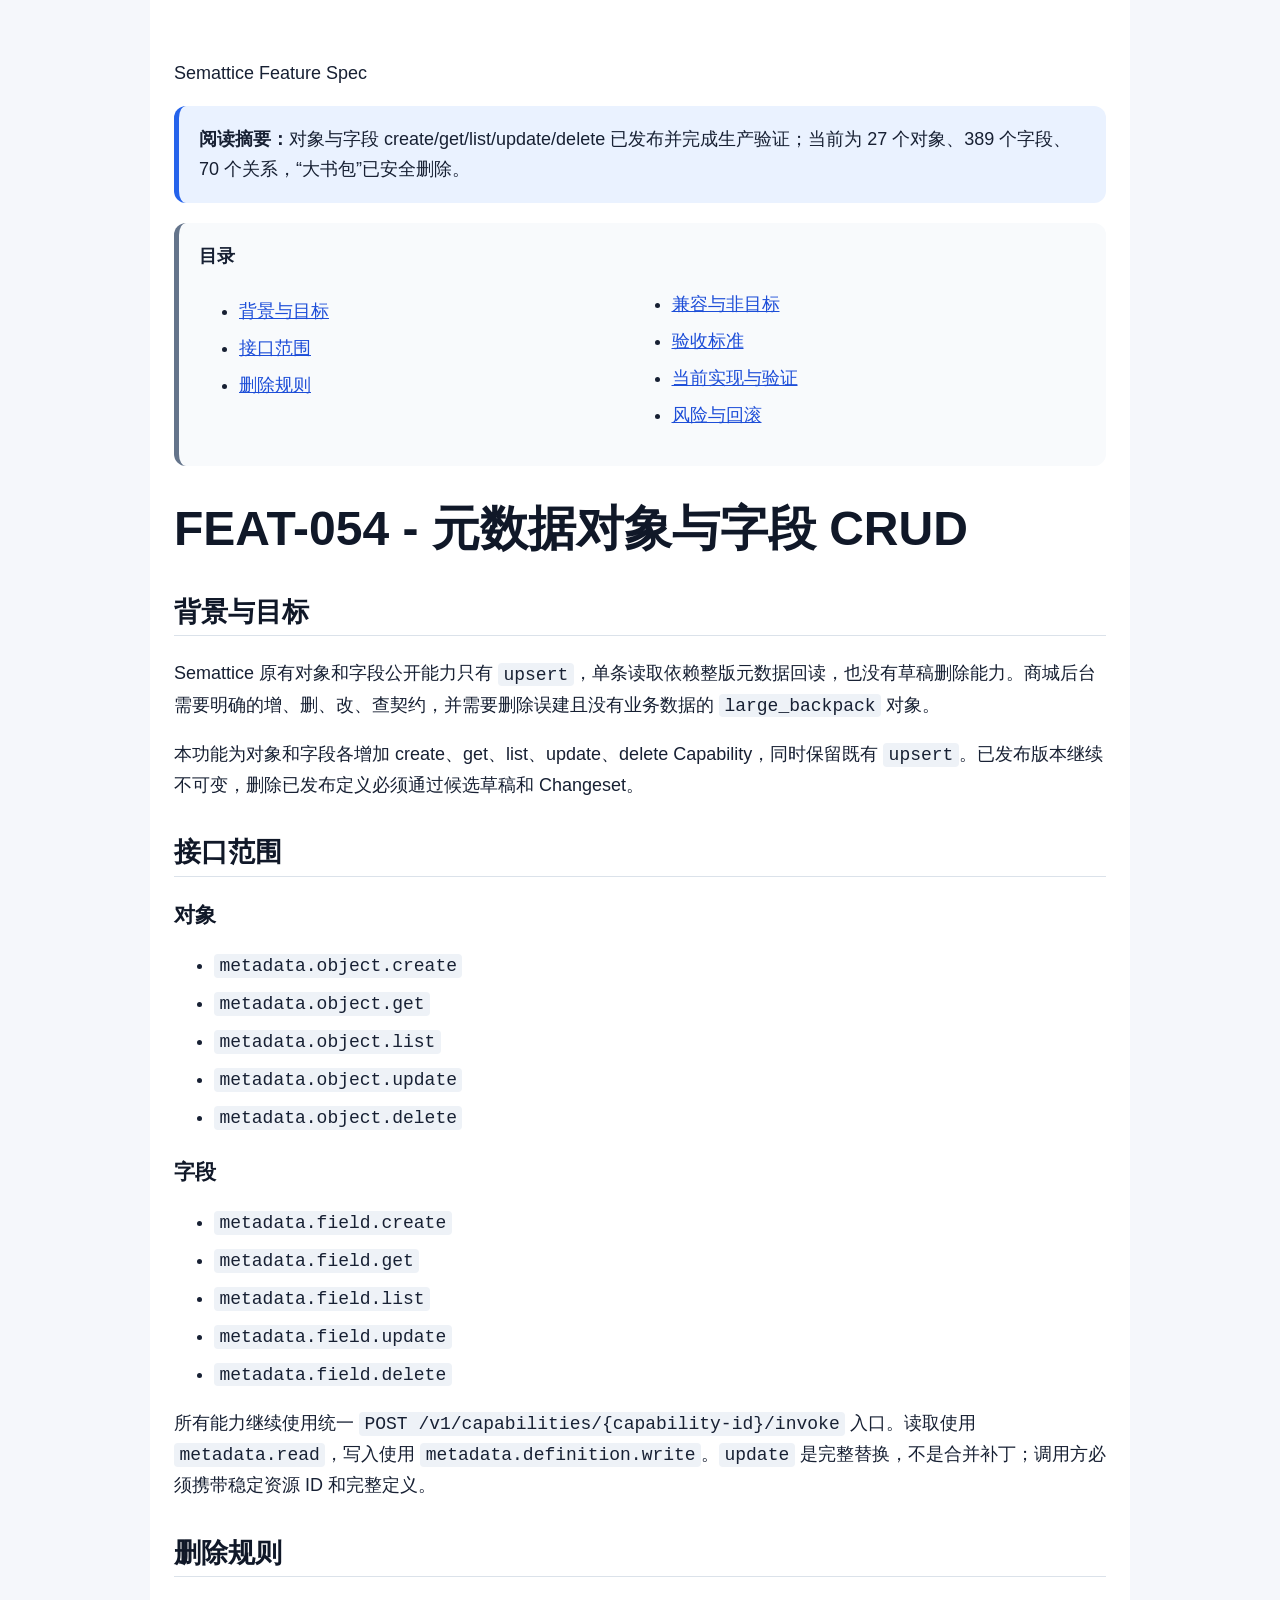
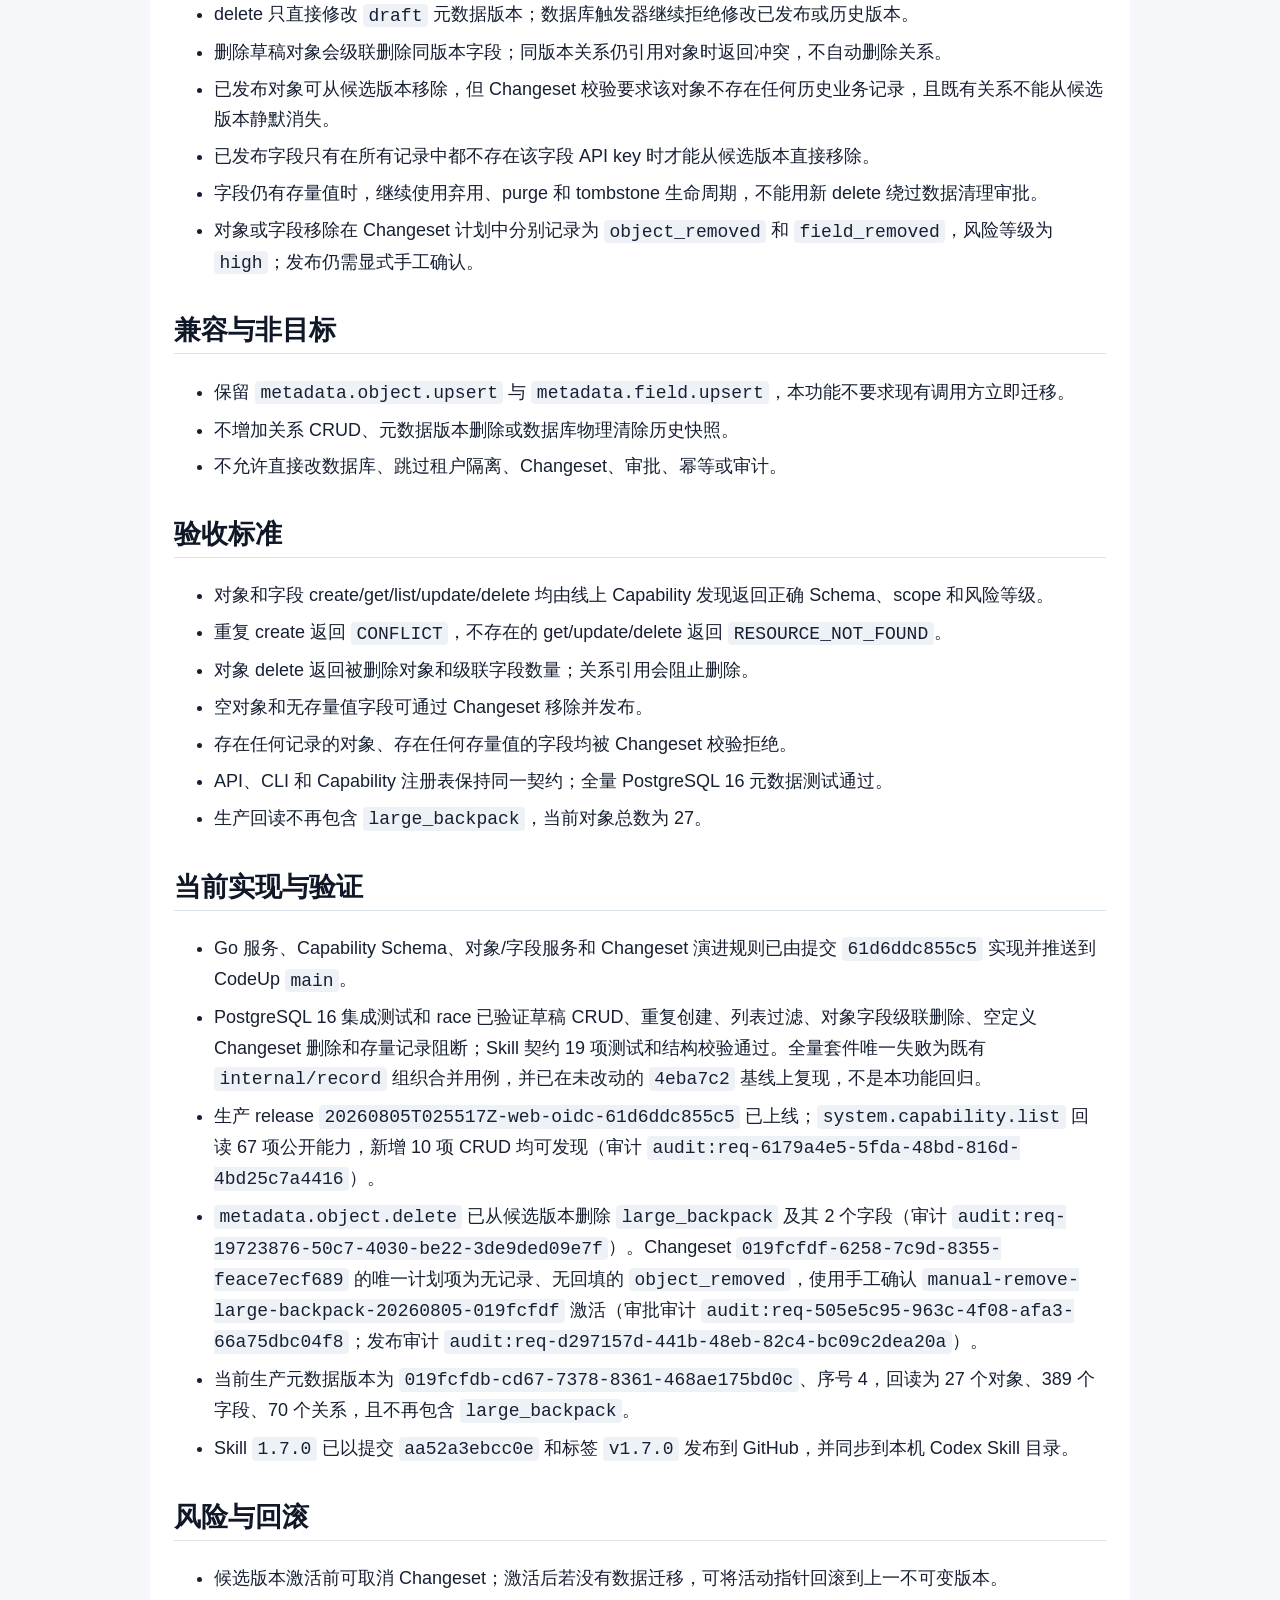
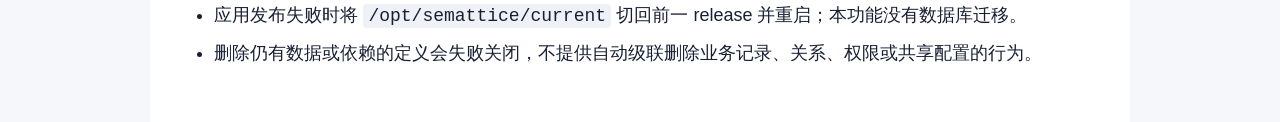
<file: docs/specs/FEAT-054-metadata-object-field-crud.html>
<!doctype html>
<html lang="zh-CN"><head><meta charset="utf-8"><meta name="viewport" content="width=device-width,initial-scale=1"><title>FEAT-054 - 元数据对象与字段 CRUD</title><style>:root{font-family:-apple-system,BlinkMacSystemFont,"Segoe UI",sans-serif;color:#172033;background:#f5f7fb}*{box-sizing:border-box}html,body{overflow-x:hidden}body{margin:0;font-size:18px;line-height:1.68}main{width:100%;min-width:0;max-width:980px;margin:auto;padding:40px 24px 72px;background:#fff}h1,h2,h3{line-height:1.28;color:#101828;scroll-margin-top:20px}h1{font-size:clamp(2rem,5vw,3rem)}h2{margin-top:2.2rem;border-bottom:1px solid #dbe2ea;padding-bottom:.35rem}h3{margin-top:1.6rem}.summary,nav{padding:18px 20px;border-radius:12px;background:#eaf2ff;border-left:5px solid #2563eb}nav{margin:20px 0;background:#f8fafc;border-left-color:#64748b}nav ul{columns:2}a{color:#1d4ed8}code,pre{font-family:ui-monospace,SFMono-Regular,Menlo,monospace}code{overflow-wrap:anywhere;word-break:break-word;background:#eef2f7;padding:.1em .3em;border-radius:4px}pre{overflow:auto;padding:16px;border-radius:10px;color:#f8fafc;background:#111827}pre code{background:transparent;padding:0}table{width:100%;border-collapse:collapse;display:block;overflow-x:auto}th,td{border:1px solid #d8dee8;padding:9px 11px;text-align:left;vertical-align:top}th{background:#f1f5f9}.summary,nav,p,li{max-width:100%;overflow-wrap:anywhere;word-break:break-word}li{margin:.42rem 0}@media(max-width:640px){body{font-size:17px}main{padding:24px 18px 52px}nav ul{columns:1}}</style></head><body><main><header><p>Semattice Feature Spec</p><div class="summary"><strong>阅读摘要：</strong>对象与字段 create/get/list/update/delete 已发布并完成生产验证；当前为 27 个对象、389 个字段、70 个关系，“大书包”已安全删除。</div></header><nav aria-label="目录"><strong>目录</strong><ul><li><a href="#背景与目标">背景与目标</a></li>
<li><a href="#接口范围">接口范围</a></li>
<li><a href="#删除规则">删除规则</a></li>
<li><a href="#兼容与非目标">兼容与非目标</a></li>
<li><a href="#验收标准">验收标准</a></li>
<li><a href="#当前实现与验证">当前实现与验证</a></li>
<li><a href="#风险与回滚">风险与回滚</a></li></ul></nav><h1 id="feat-054-元数据对象与字段-crud">FEAT-054 - 元数据对象与字段 CRUD</h1>
<h2 id="背景与目标">背景与目标</h2>
<p>Semattice 原有对象和字段公开能力只有 <code>upsert</code>，单条读取依赖整版元数据回读，也没有草稿删除能力。商城后台需要明确的增、删、改、查契约，并需要删除误建且没有业务数据的 <code>large_backpack</code> 对象。</p>
<p>本功能为对象和字段各增加 create、get、list、update、delete Capability，同时保留既有 <code>upsert</code>。已发布版本继续不可变，删除已发布定义必须通过候选草稿和 Changeset。</p>
<h2 id="接口范围">接口范围</h2>
<h3 id="对象">对象</h3>
<ul>
<li><code>metadata.object.create</code></li>
<li><code>metadata.object.get</code></li>
<li><code>metadata.object.list</code></li>
<li><code>metadata.object.update</code></li>
<li><code>metadata.object.delete</code></li>
</ul>
<h3 id="字段">字段</h3>
<ul>
<li><code>metadata.field.create</code></li>
<li><code>metadata.field.get</code></li>
<li><code>metadata.field.list</code></li>
<li><code>metadata.field.update</code></li>
<li><code>metadata.field.delete</code></li>
</ul>
<p>所有能力继续使用统一 <code>POST /v1/capabilities/{capability-id}/invoke</code> 入口。读取使用 <code>metadata.read</code>，写入使用 <code>metadata.definition.write</code>。<code>update</code> 是完整替换，不是合并补丁；调用方必须携带稳定资源 ID 和完整定义。</p>
<h2 id="删除规则">删除规则</h2>
<ul>
<li>delete 只直接修改 <code>draft</code> 元数据版本；数据库触发器继续拒绝修改已发布或历史版本。</li>
<li>删除草稿对象会级联删除同版本字段；同版本关系仍引用对象时返回冲突，不自动删除关系。</li>
<li>已发布对象可从候选版本移除，但 Changeset 校验要求该对象不存在任何历史业务记录，且既有关系不能从候选版本静默消失。</li>
<li>已发布字段只有在所有记录中都不存在该字段 API key 时才能从候选版本直接移除。</li>
<li>字段仍有存量值时，继续使用弃用、purge 和 tombstone 生命周期，不能用新 delete 绕过数据清理审批。</li>
<li>对象或字段移除在 Changeset 计划中分别记录为 <code>object_removed</code> 和 <code>field_removed</code>，风险等级为 <code>high</code>；发布仍需显式手工确认。</li>
</ul>
<h2 id="兼容与非目标">兼容与非目标</h2>
<ul>
<li>保留 <code>metadata.object.upsert</code> 与 <code>metadata.field.upsert</code>，本功能不要求现有调用方立即迁移。</li>
<li>不增加关系 CRUD、元数据版本删除或数据库物理清除历史快照。</li>
<li>不允许直接改数据库、跳过租户隔离、Changeset、审批、幂等或审计。</li>
</ul>
<h2 id="验收标准">验收标准</h2>
<ul>
<li>对象和字段 create/get/list/update/delete 均由线上 Capability 发现返回正确 Schema、scope 和风险等级。</li>
<li>重复 create 返回 <code>CONFLICT</code>，不存在的 get/update/delete 返回 <code>RESOURCE_NOT_FOUND</code>。</li>
<li>对象 delete 返回被删除对象和级联字段数量；关系引用会阻止删除。</li>
<li>空对象和无存量值字段可通过 Changeset 移除并发布。</li>
<li>存在任何记录的对象、存在任何存量值的字段均被 Changeset 校验拒绝。</li>
<li>API、CLI 和 Capability 注册表保持同一契约；全量 PostgreSQL 16 元数据测试通过。</li>
<li>生产回读不再包含 <code>large_backpack</code>，当前对象总数为 27。</li>
</ul>
<h2 id="当前实现与验证">当前实现与验证</h2>
<ul>
<li>Go 服务、Capability Schema、对象/字段服务和 Changeset 演进规则已由提交 <code>61d6ddc855c5</code> 实现并推送到 CodeUp <code>main</code>。</li>
<li>PostgreSQL 16 集成测试和 race 已验证草稿 CRUD、重复创建、列表过滤、对象字段级联删除、空定义 Changeset 删除和存量记录阻断；Skill 契约 19 项测试和结构校验通过。全量套件唯一失败为既有 <code>internal/record</code> 组织合并用例，并已在未改动的 <code>4eba7c2</code> 基线上复现，不是本功能回归。</li>
<li>生产 release <code>20260805T025517Z-web-oidc-61d6ddc855c5</code> 已上线；<code>system.capability.list</code> 回读 67 项公开能力，新增 10 项 CRUD 均可发现（审计 <code>audit:req-6179a4e5-5fda-48bd-816d-4bd25c7a4416</code>）。</li>
<li><code>metadata.object.delete</code> 已从候选版本删除 <code>large_backpack</code> 及其 2 个字段（审计 <code>audit:req-19723876-50c7-4030-be22-3de9ded09e7f</code>）。Changeset <code>019fcfdf-6258-7c9d-8355-feace7ecf689</code> 的唯一计划项为无记录、无回填的 <code>object_removed</code>，使用手工确认 <code>manual-remove-large-backpack-20260805-019fcfdf</code> 激活（审批审计 <code>audit:req-505e5c95-963c-4f08-afa3-66a75dbc04f8</code>；发布审计 <code>audit:req-d297157d-441b-48eb-82c4-bc09c2dea20a</code>）。</li>
<li>当前生产元数据版本为 <code>019fcfdb-cd67-7378-8361-468ae175bd0c</code>、序号 4，回读为 27 个对象、389 个字段、70 个关系，且不再包含 <code>large_backpack</code>。</li>
<li>Skill <code>1.7.0</code> 已以提交 <code>aa52a3ebcc0e</code> 和标签 <code>v1.7.0</code> 发布到 GitHub，并同步到本机 Codex Skill 目录。</li>
</ul>
<h2 id="风险与回滚">风险与回滚</h2>
<ul>
<li>候选版本激活前可取消 Changeset；激活后若没有数据迁移，可将活动指针回滚到上一不可变版本。</li>
<li>应用发布失败时将 <code>/opt/semattice/current</code> 切回前一 release 并重启；本功能没有数据库迁移。</li>
<li>删除仍有数据或依赖的定义会失败关闭，不提供自动级联删除业务记录、关系、权限或共享配置的行为。</li>
</ul>
</main></body></html>
</file>
